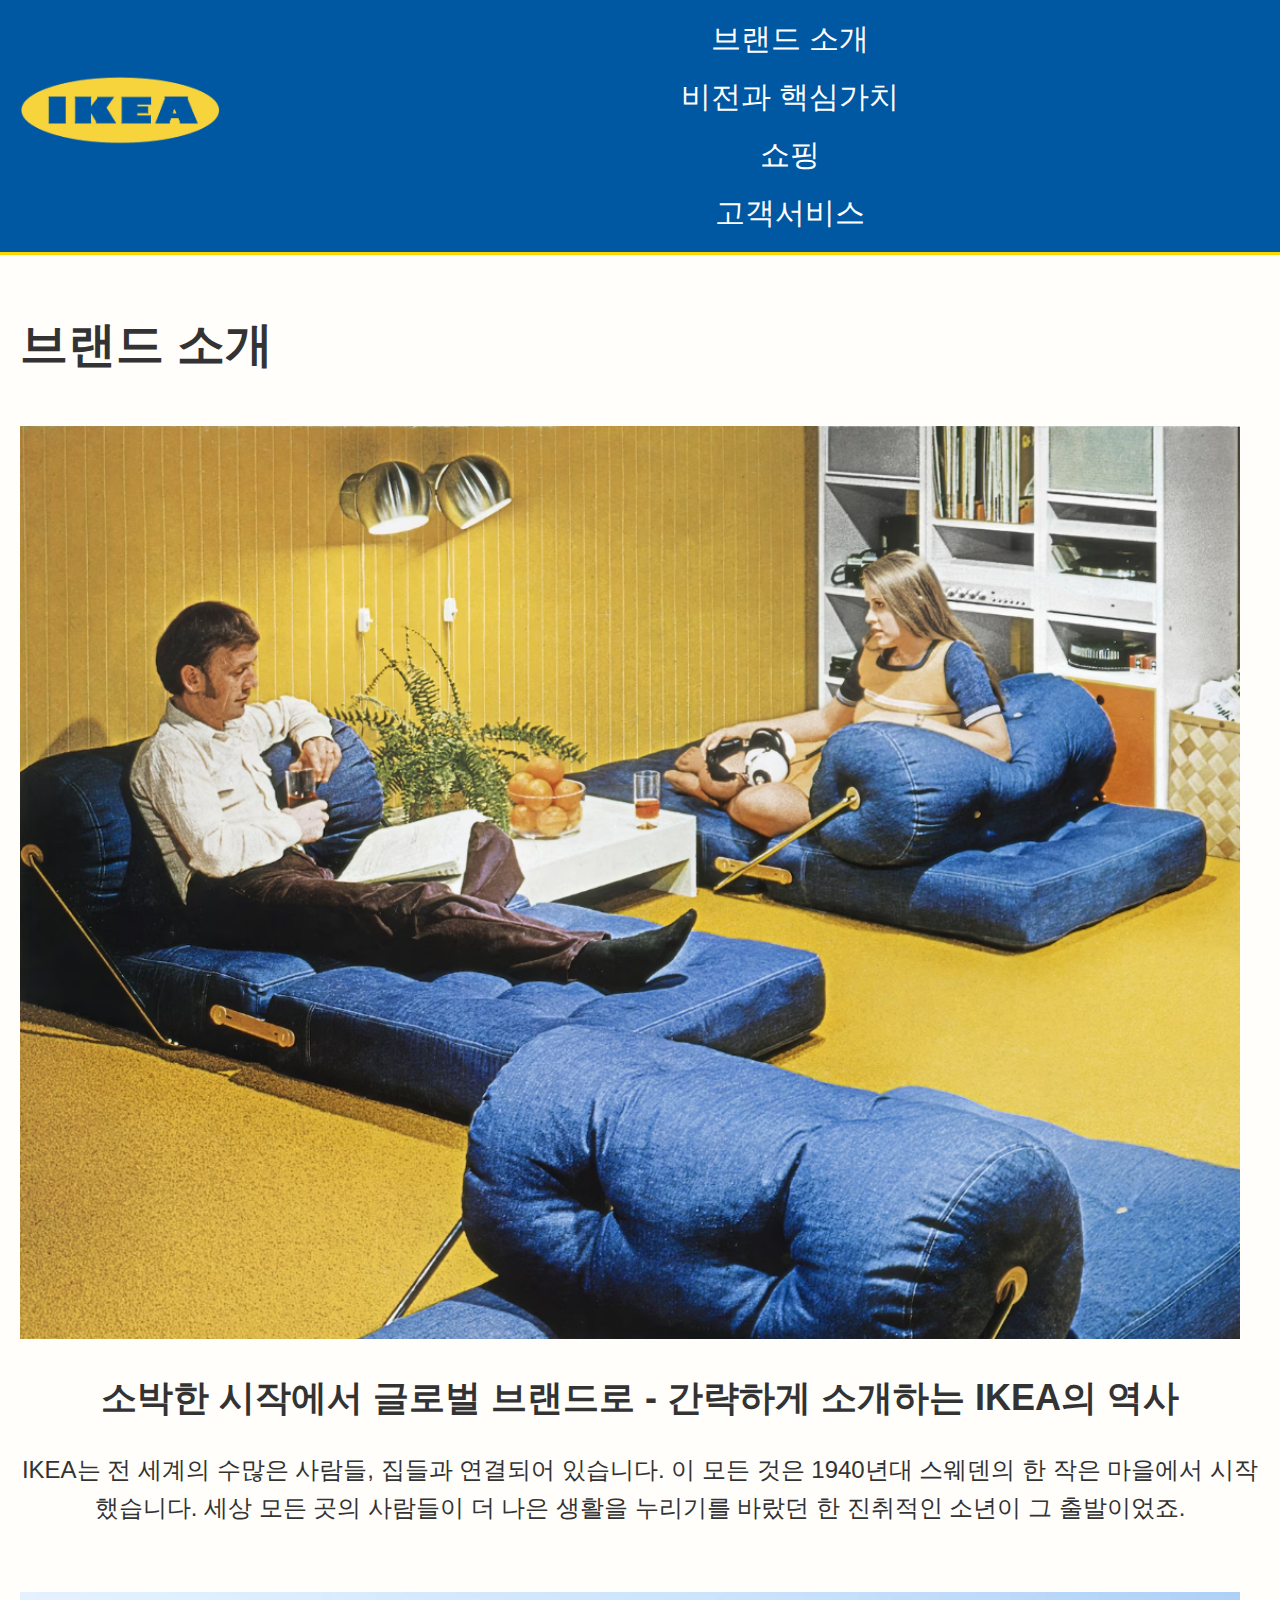
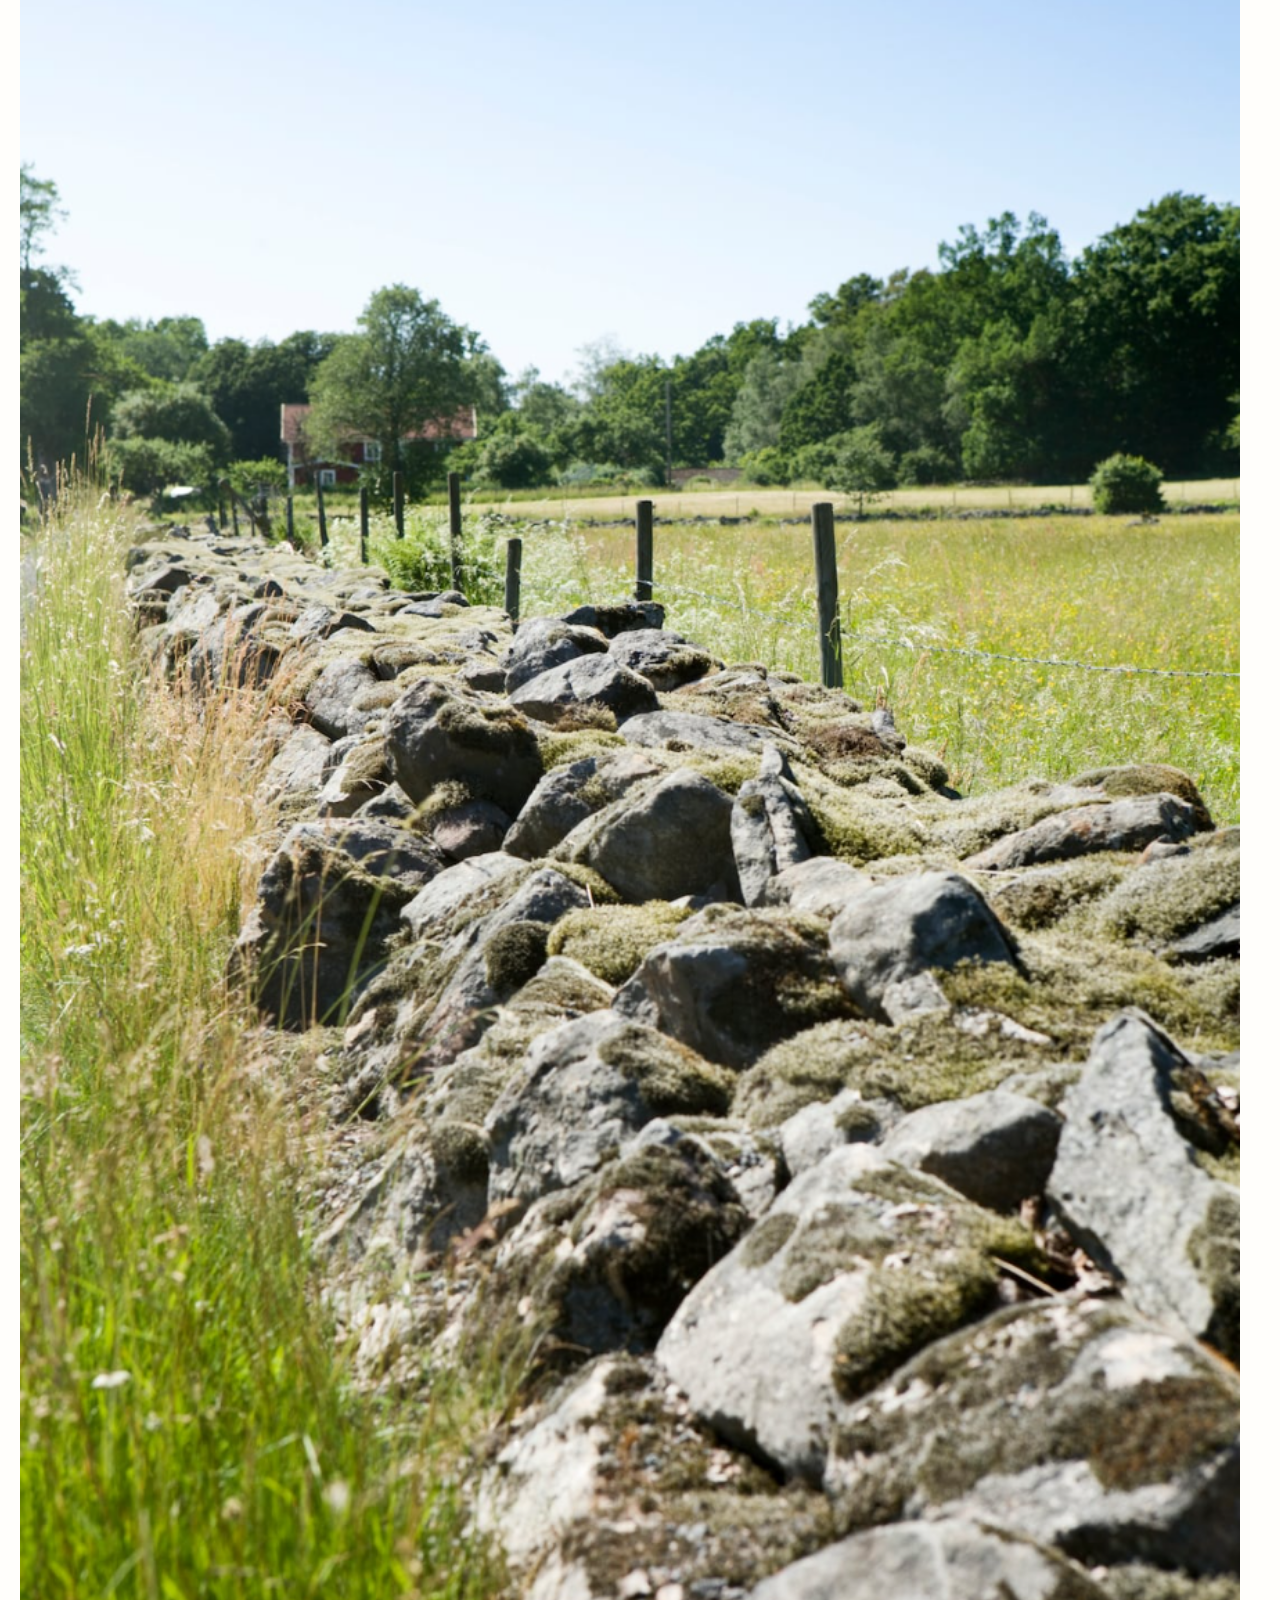
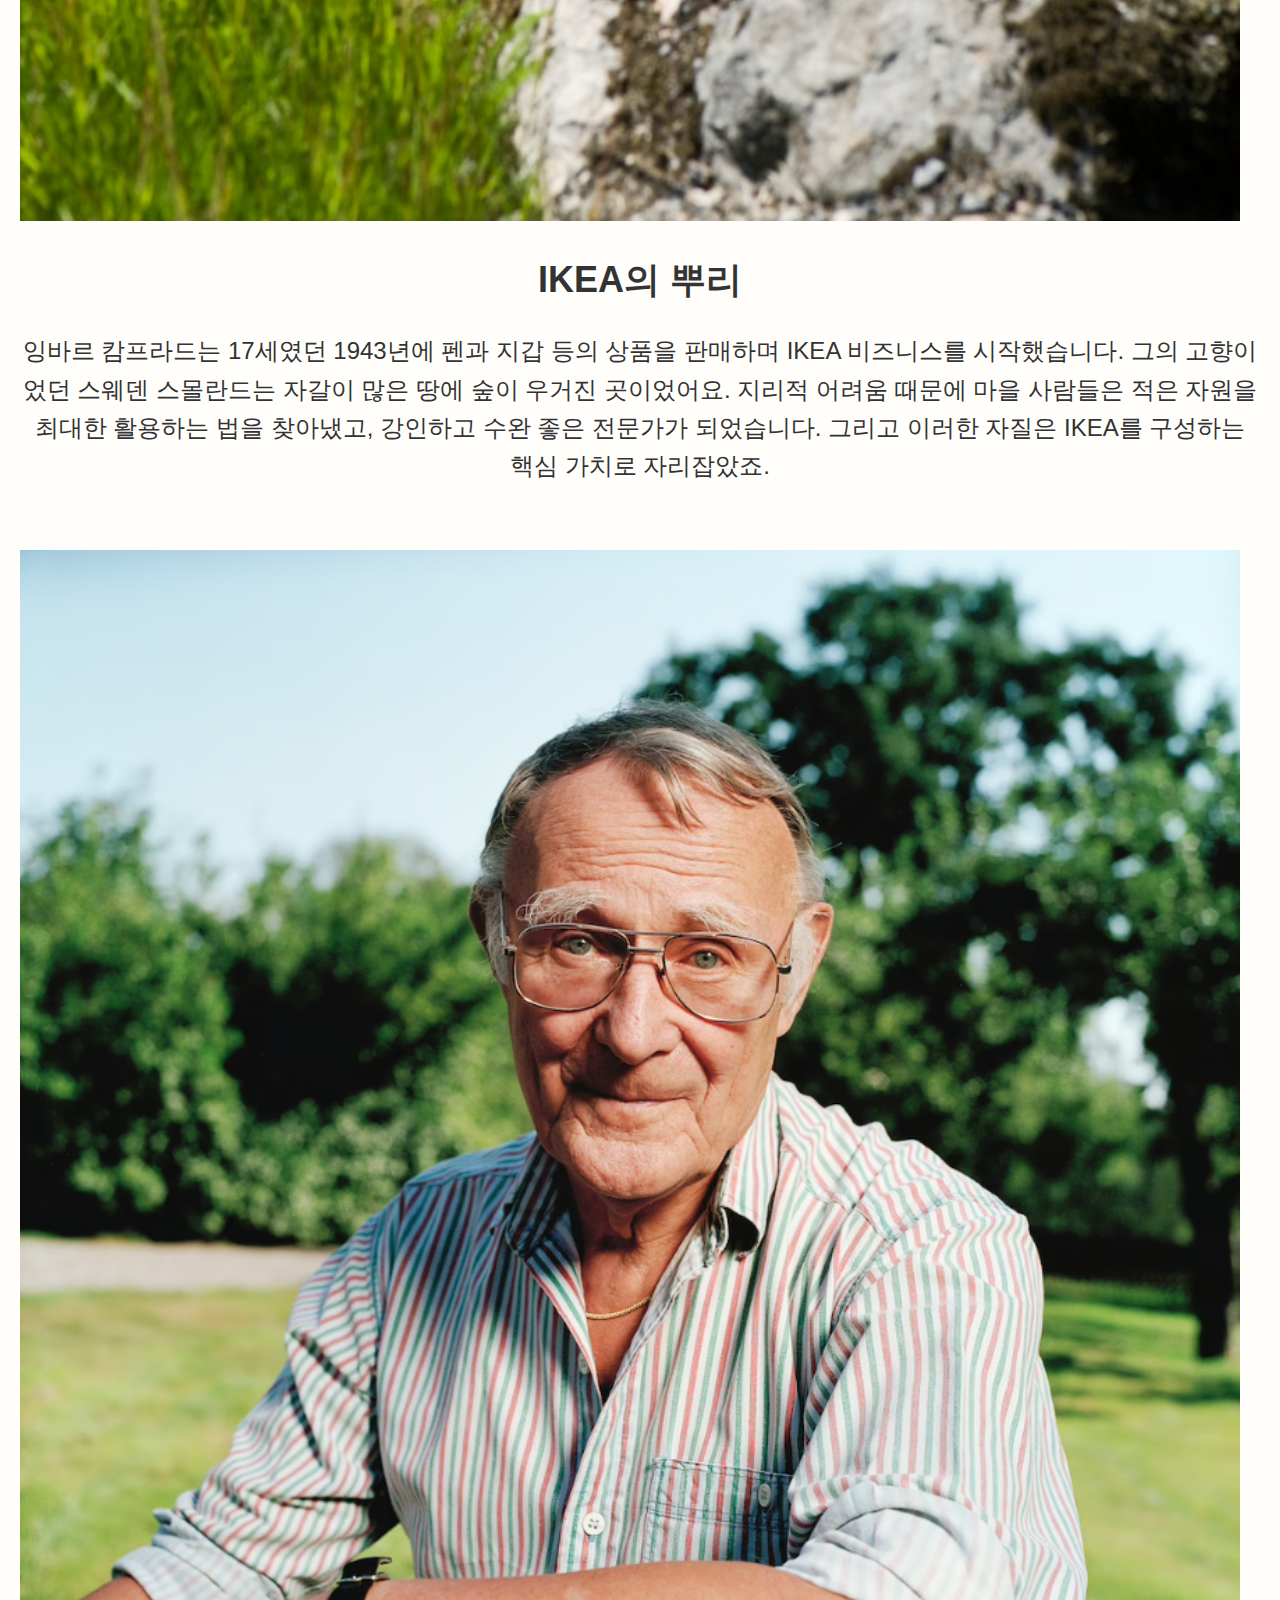
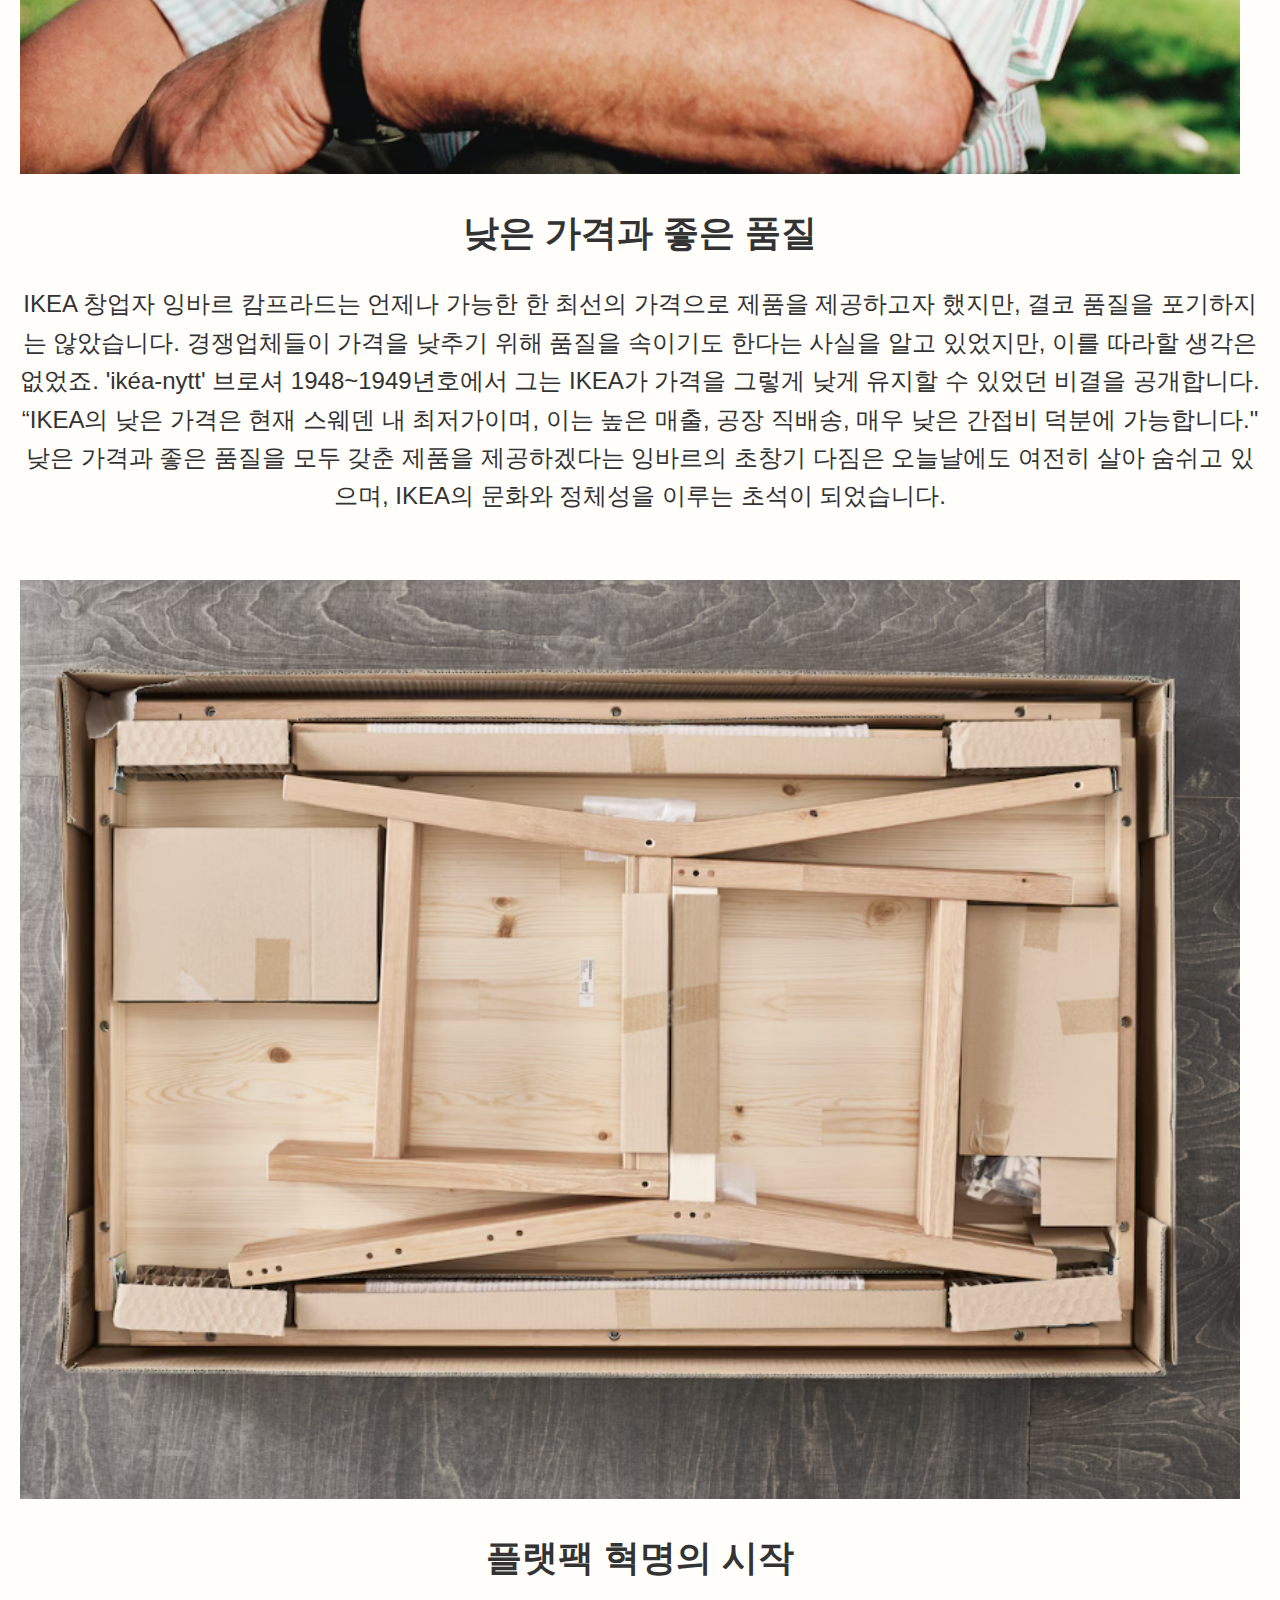
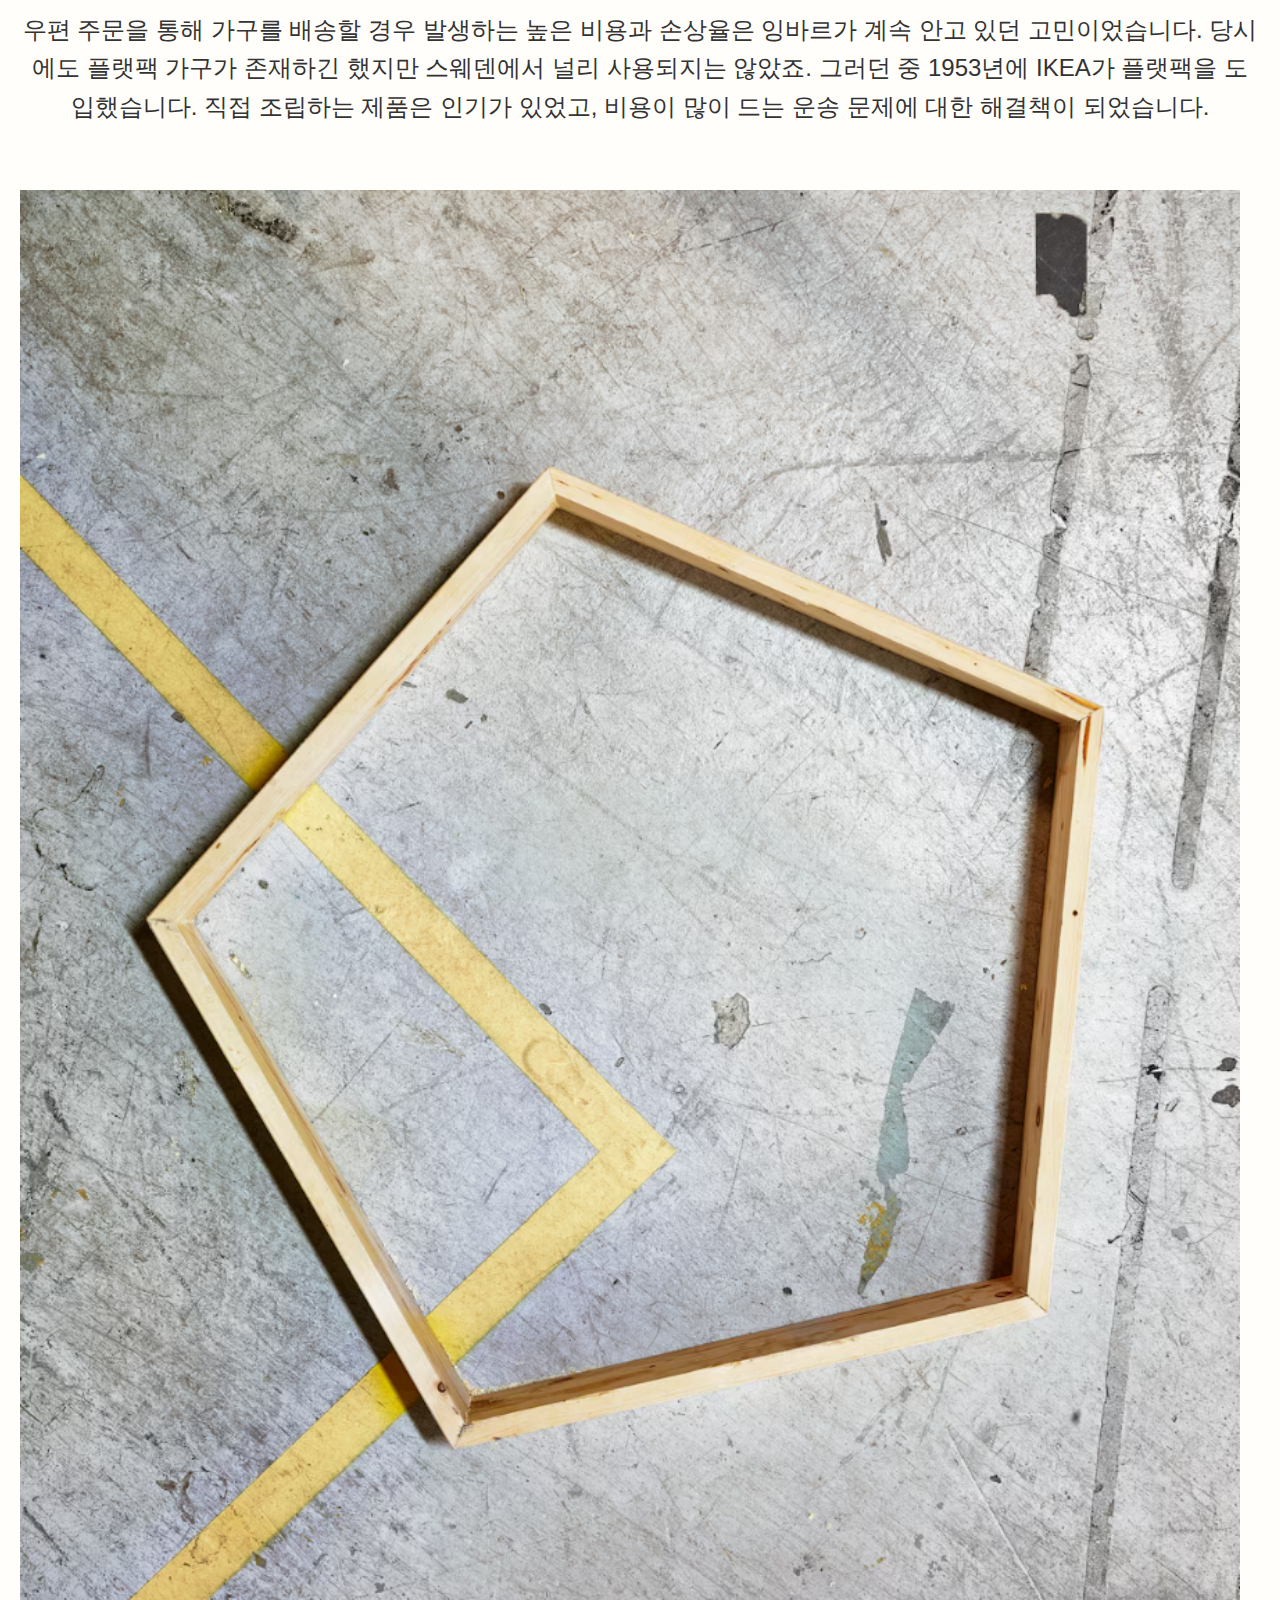
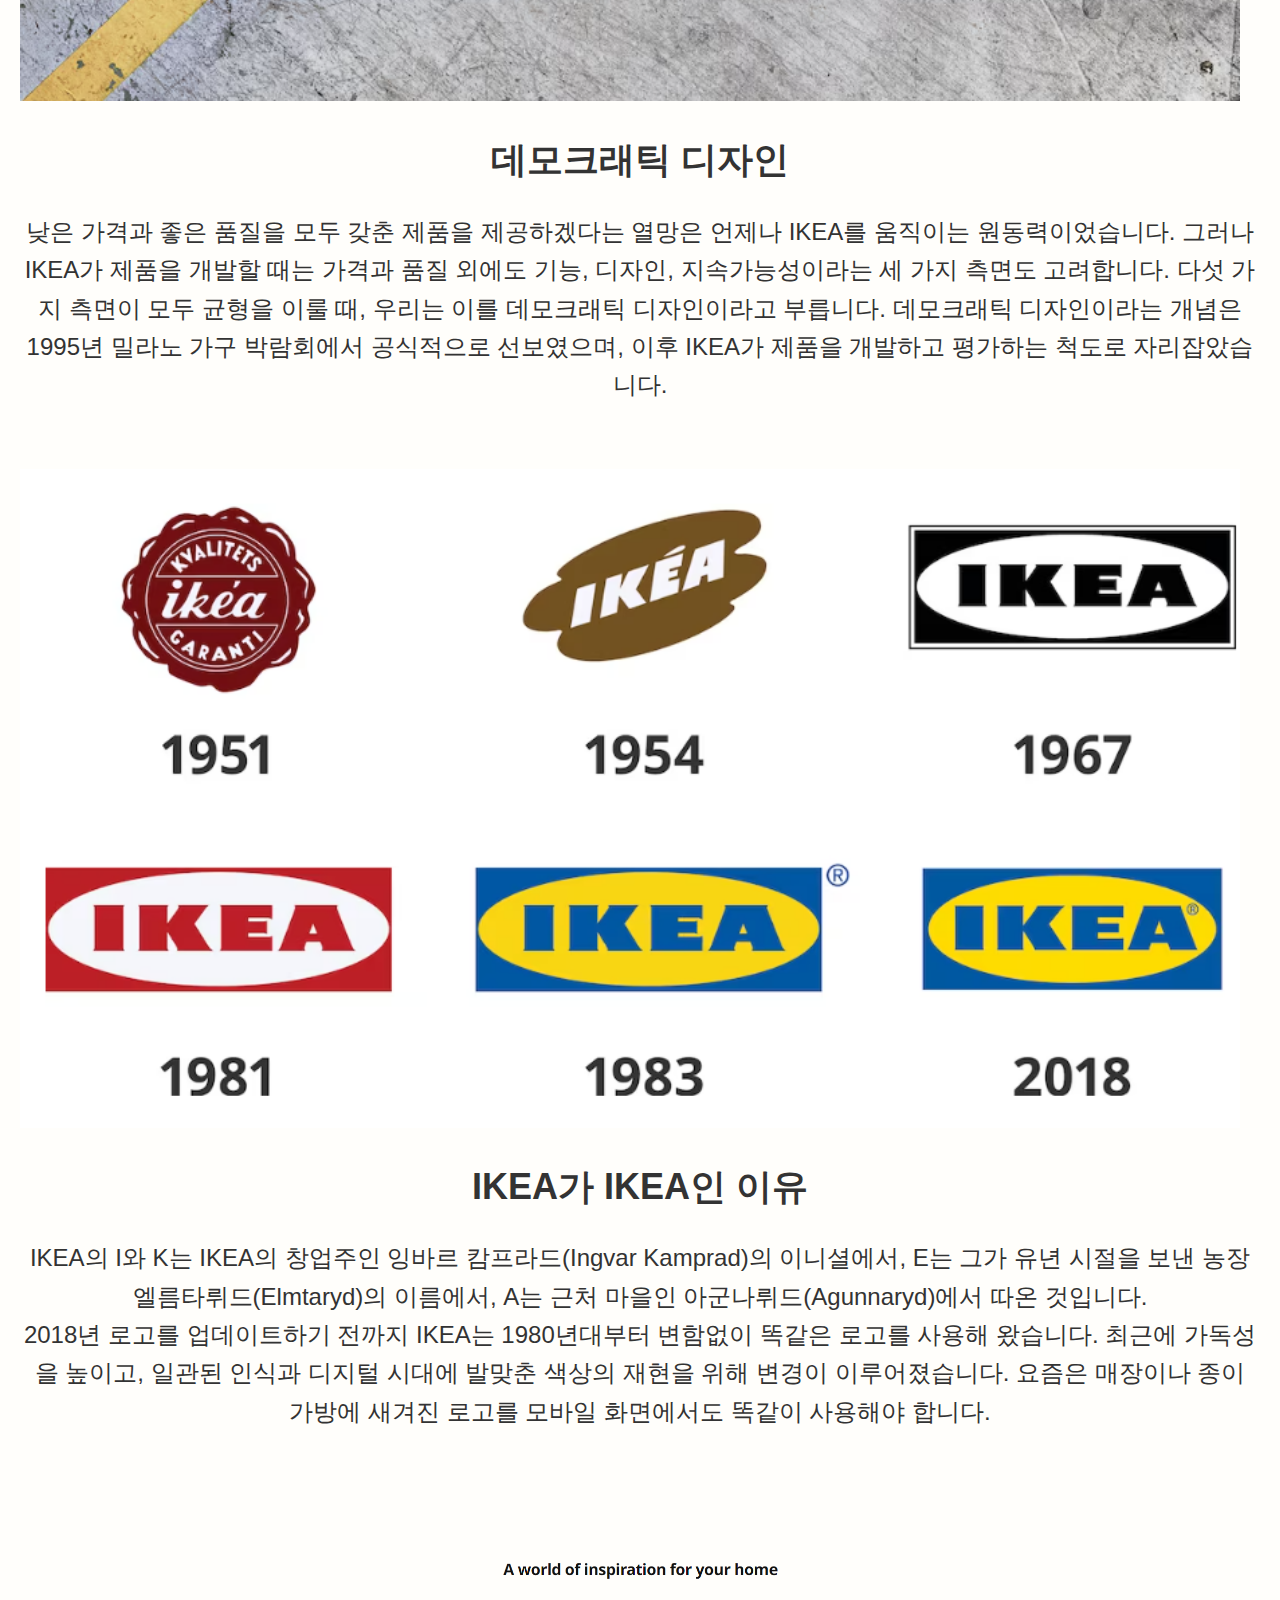
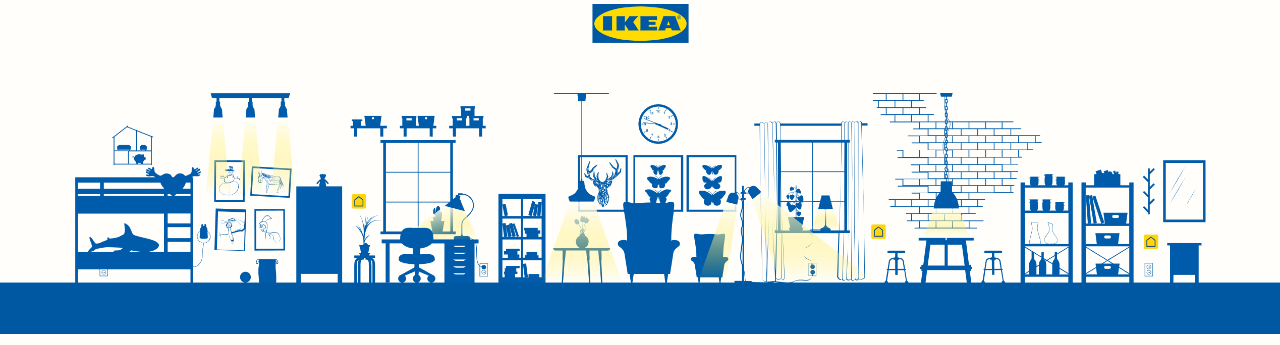
<file: brand.html>
<!DOCTYPE html>
<html lang="ko">
<head>
    <meta charset="UTF-8">
    <meta name="viewport" content="width=device-width, initial-scale=1.0">
    <title>브랜드 소개 - IKEA</title>
    <link rel="stylesheet" href="css/styles.css">
    <style>
        .block {
            display: flex;
            flex-wrap: wrap;
            margin-bottom: 40px;
        }

        .block img {
            max-width: 100%;
            flex: 1 1 40%;
            margin-right: 20px;
        }

        .block .text {
            flex: 1 1 50%;
        }

        .block .text h2 {
            font-size: 1.5em;
            margin-bottom: 10px;
        }

        .block .text p {
            font-size: 1em;
            line-height: 1.6;
        }

    </style>
</head>
<body>
    <header>
        <a href="index.html">
            <img src="images/ikea-logo.png" alt="IKEA 로고" id="logo">
        </a>
        <nav>
            <ul>
                <li><a href="brand.html">브랜드 소개</a></li>
                <li><a href="features.html">비전과 핵심가치</a></li>
                <li><a href="shopping.html">쇼핑</a></li>
                <li><a href="qa.html">고객서비스</a></li>
            </ul>
        </nav>
    </header>
    <main>
        <h1>브랜드 소개</h1>
        <section class="block">
            <img src="images/ikea-history.png" alt="IKEA 역사">
            <div class="text">
                <h2>소박한 시작에서 글로벌 브랜드로 - 간략하게 소개하는 IKEA의 역사</h2>
                <p>IKEA는 전 세계의 수많은 사람들, 집들과 연결되어 있습니다. 이 모든 것은 1940년대 스웨덴의 한 작은 마을에서 시작했습니다. 세상 모든 곳의 사람들이 더 나은 생활을 누리기를 바랐던 한 진취적인 소년이 그 출발이었죠.</p>
            </div>
        </section>
        <section class="block">
            <img src="images/ikea-뿌리.png" alt="IKEA 뿌리">
            <div class="text">
                <h2>IKEA의 뿌리</h2>
                <p>잉바르 캄프라드는 17세였던 1943년에 펜과 지갑 등의 상품을 판매하며 IKEA 비즈니스를 시작했습니다. 그의 고향이었던 스웨덴 스몰란드는 자갈이 많은 땅에 숲이 우거진 곳이었어요. 지리적 어려움 때문에 마을 사람들은 적은 자원을 최대한 활용하는 법을 찾아냈고, 강인하고 수완 좋은 전문가가 되었습니다. 그리고 이러한 자질은 IKEA를 구성하는 핵심 가치로 자리잡았죠.</p>
            </div>
        </section>
        <section class="block">
            <img src="images/ikea-quality.png" alt="낮은 가격과 좋은 품질">
            <div class="text">
                <h2>낮은 가격과 좋은 품질</h2>
                <p>IKEA 창업자 잉바르 캄프라드는 언제나 가능한 한 최선의 가격으로 제품을 제공하고자 했지만, 결코 품질을 포기하지는 않았습니다. 경쟁업체들이 가격을 낮추기 위해 품질을 속이기도 한다는 사실을 알고 있었지만, 이를 따라할 생각은 없었죠. 'ikéa-nytt' 브로셔 1948~1949년호에서 그는 IKEA가 가격을 그렇게 낮게 유지할 수 있었던 비결을 공개합니다. “IKEA의 낮은 가격은 현재 스웨덴 내 최저가이며, 이는 높은 매출, 공장 직배송, 매우 낮은 간접비 덕분에 가능합니다." 낮은 가격과 좋은 품질을 모두 갖춘 제품을 제공하겠다는 잉바르의 초창기 다짐은 오늘날에도 여전히 살아 숨쉬고 있으며, IKEA의 문화와 정체성을 이루는 초석이 되었습니다.</p>
            </div>
        </section>
        <section class="block">
            <img src="images/ikea-flat.png" alt="플랫팩 혁명">
            <div class="text">
                <h2>플랫팩 혁명의 시작</h2>
                <p>우편 주문을 통해 가구를 배송할 경우 발생하는 높은 비용과 손상율은 잉바르가 계속 안고 있던 고민이었습니다. 당시에도 플랫팩 가구가 존재하긴 했지만 스웨덴에서 널리 사용되지는 않았죠. 그러던 중 1953년에 IKEA가 플랫팩을 도입했습니다. 직접 조립하는 제품은 인기가 있었고, 비용이 많이 드는 운송 문제에 대한 해결책이 되었습니다.</p>
            </div>
        </section>
        <section class="block">
            <img src="images/ikea-demodesign.png" alt="데모크래틱 디자인">
            <div class="text">
                <h2>데모크래틱 디자인</h2>
                <p>낮은 가격과 좋은 품질을 모두 갖춘 제품을 제공하겠다는 열망은 언제나 IKEA를 움직이는 원동력이었습니다. 그러나 IKEA가 제품을 개발할 때는 가격과 품질 외에도 기능, 디자인, 지속가능성이라는 세 가지 측면도 고려합니다. 다섯 가지 측면이 모두 균형을 이룰 때, 우리는 이를 데모크래틱 디자인이라고 부릅니다. 데모크래틱 디자인이라는 개념은 1995년 밀라노 가구 박람회에서 공식적으로 선보였으며, 이후 IKEA가 제품을 개발하고 평가하는 척도로 자리잡았습니다.</p>
            </div>
        </section>
        <section class="block">
            <img src="images/ikea-ligohistory.png" alt="데모크래틱 디자인">
            <div class="text">
                <h2>IKEA가 IKEA인 이유</h2>
                <p>IKEA의 I와 K는 IKEA의 창업주인 잉바르 캄프라드(Ingvar Kamprad)의 이니셜에서, E는 그가 유년 시절을 보낸 농장 엘름타뤼드(Elmtaryd)의 이름에서, A는 근처 마을인 아군나뤼드(Agunnaryd)에서 따온 것입니다.
                    <br>
                    2018년 로고를 업데이트하기 전까지 IKEA는 1980년대부터 변함없이 똑같은 로고를 사용해 왔습니다. 최근에 가독성을 높이고, 일관된 인식과 디지털 시대에 발맞춘 색상의 재현을 위해 변경이 이루어졌습니다. 요즘은 매장이나 종이 가방에 새겨진 로고를 모바일 화면에서도 똑같이 사용해야 합니다.</p>
            </div>
        </section>
    </main>
    <footer>
        <img src="images/ikea-bottom.png" alt="IKEA 로고" width="100%">
    </footer>
</body>
</html>
</file>
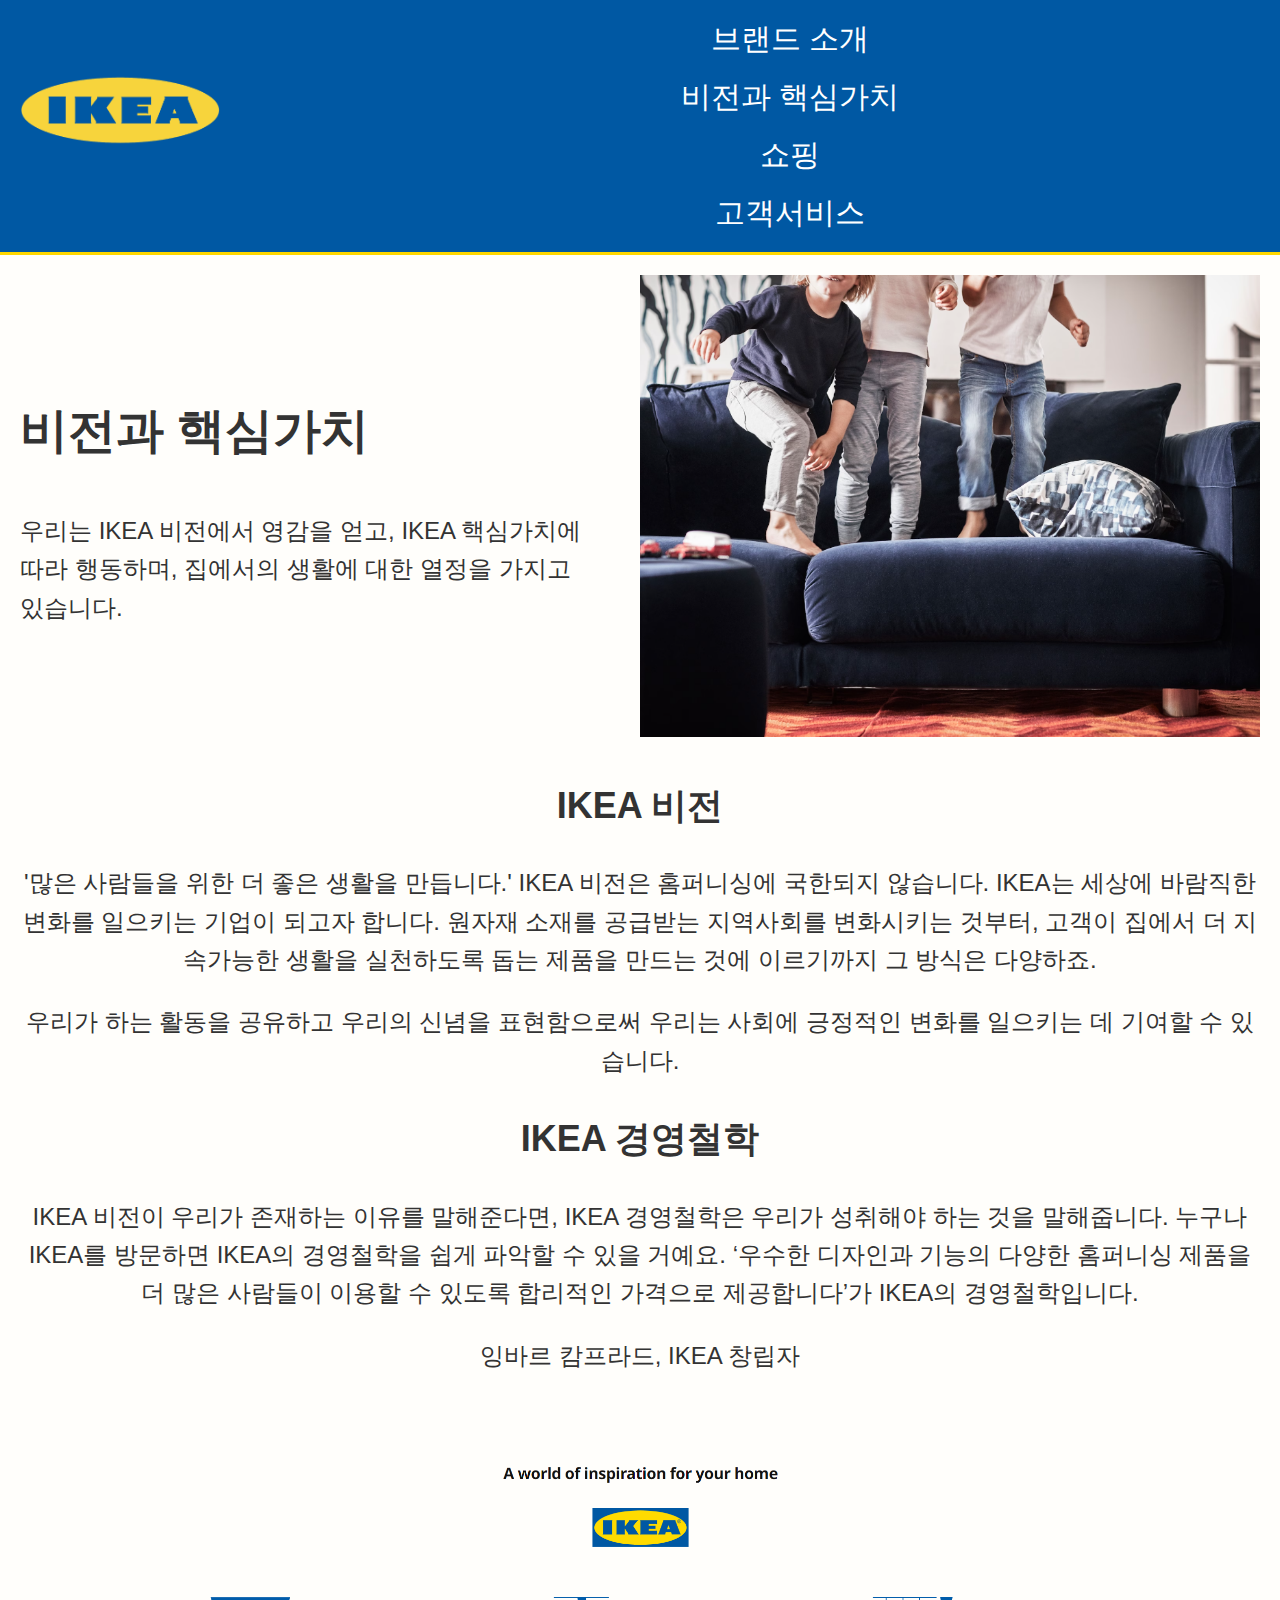
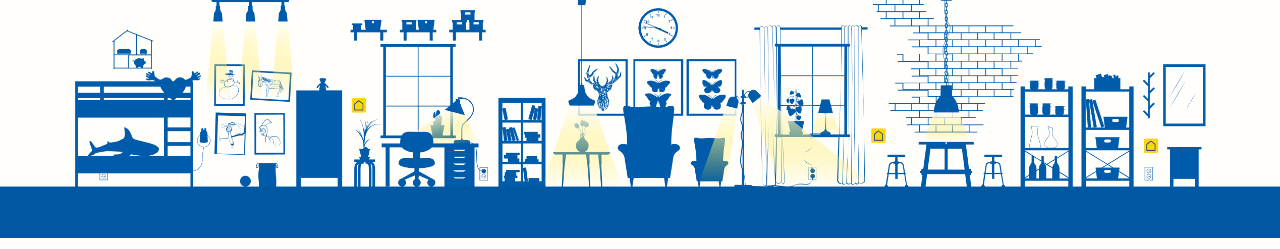
<file: features.html>
<!DOCTYPE html>
<html lang="ko">
<head>
    <meta charset="UTF-8">
    <meta name="viewport" content="width=device-width, initial-scale=1.0">
    <title>비전과 핵심가치 - IKEA</title>
    <link rel="stylesheet" href="css/styles.css">
    <style>
        section {
            display: flex;
            align-items: center;
            justify-content: center;
        }
        .v {
            width: 50%;
        }
        div {
            width: 50%;
            display: inline-block;
            margin-right:40px;
            text-align: left;
        }
    </style>
</head>
<body>
    <header>
        <a href="index.html">
            <img src="images/ikea-logo.png" alt="IKEA 로고" id="logo">
        </a>
        <nav>
            <ul>
                <li><a href="brand.html">브랜드 소개</a></li>
                <li><a href="features.html">비전과 핵심가치</a></li>
                <li><a href="shopping.html">쇼핑</a></li>
                <li><a href="qa.html">고객서비스</a></li>
            </ul>
        </nav>
    </header>
    <main>
        <section>
            <div>
        <h1>비전과 핵심가치</h1>
        <p>우리는 IKEA 비전에서 영감을 얻고, IKEA 핵심가치에 따라 행동하며, 집에서의 생활에 대한 열정을 가지고 있습니다.</p>
        </div>
        <img src="images/v.png" alt="IKEA 역사" class="v">
        </section>
        
        <h2>IKEA 비전</h2>
        <p>'많은 사람들을 위한 더 좋은 생활을 만듭니다.' IKEA 비전은 홈퍼니싱에 국한되지 않습니다. IKEA는 세상에 바람직한 변화를 일으키는 기업이 되고자 합니다. 원자재 소재를 공급받는 지역사회를 변화시키는 것부터, 고객이 집에서 더 지속가능한 생활을 실천하도록 돕는 제품을 만드는 것에 이르기까지 그 방식은 다양하죠.
        </p>
        <p>우리가 하는 활동을 공유하고 우리의 신념을 표현함으로써 우리는 사회에 긍정적인 변화를 일으키는 데 기여할 수 있습니다.</p>
        <h2>IKEA 경영철학</h2>
        <p>IKEA 비전이 우리가 존재하는 이유를 말해준다면, IKEA 경영철학은 우리가 성취해야 하는 것을 말해줍니다. 누구나 IKEA를 방문하면 IKEA의 경영철학을 쉽게 파악할 수 있을 거예요. ‘우수한 디자인과 기능의 다양한 홈퍼니싱 제품을 더 많은 사람들이 이용할 수 있도록 합리적인 가격으로 제공합니다’가 IKEA의 경영철학입니다.</p>
        <p>잉바르 캄프라드, IKEA 창립자</p>
    </main>
    <footer>
        <img src="images/ikea-bottom.png" alt="IKEA 로고" width="100%">
    </footer>
</body>
</html>
</file>
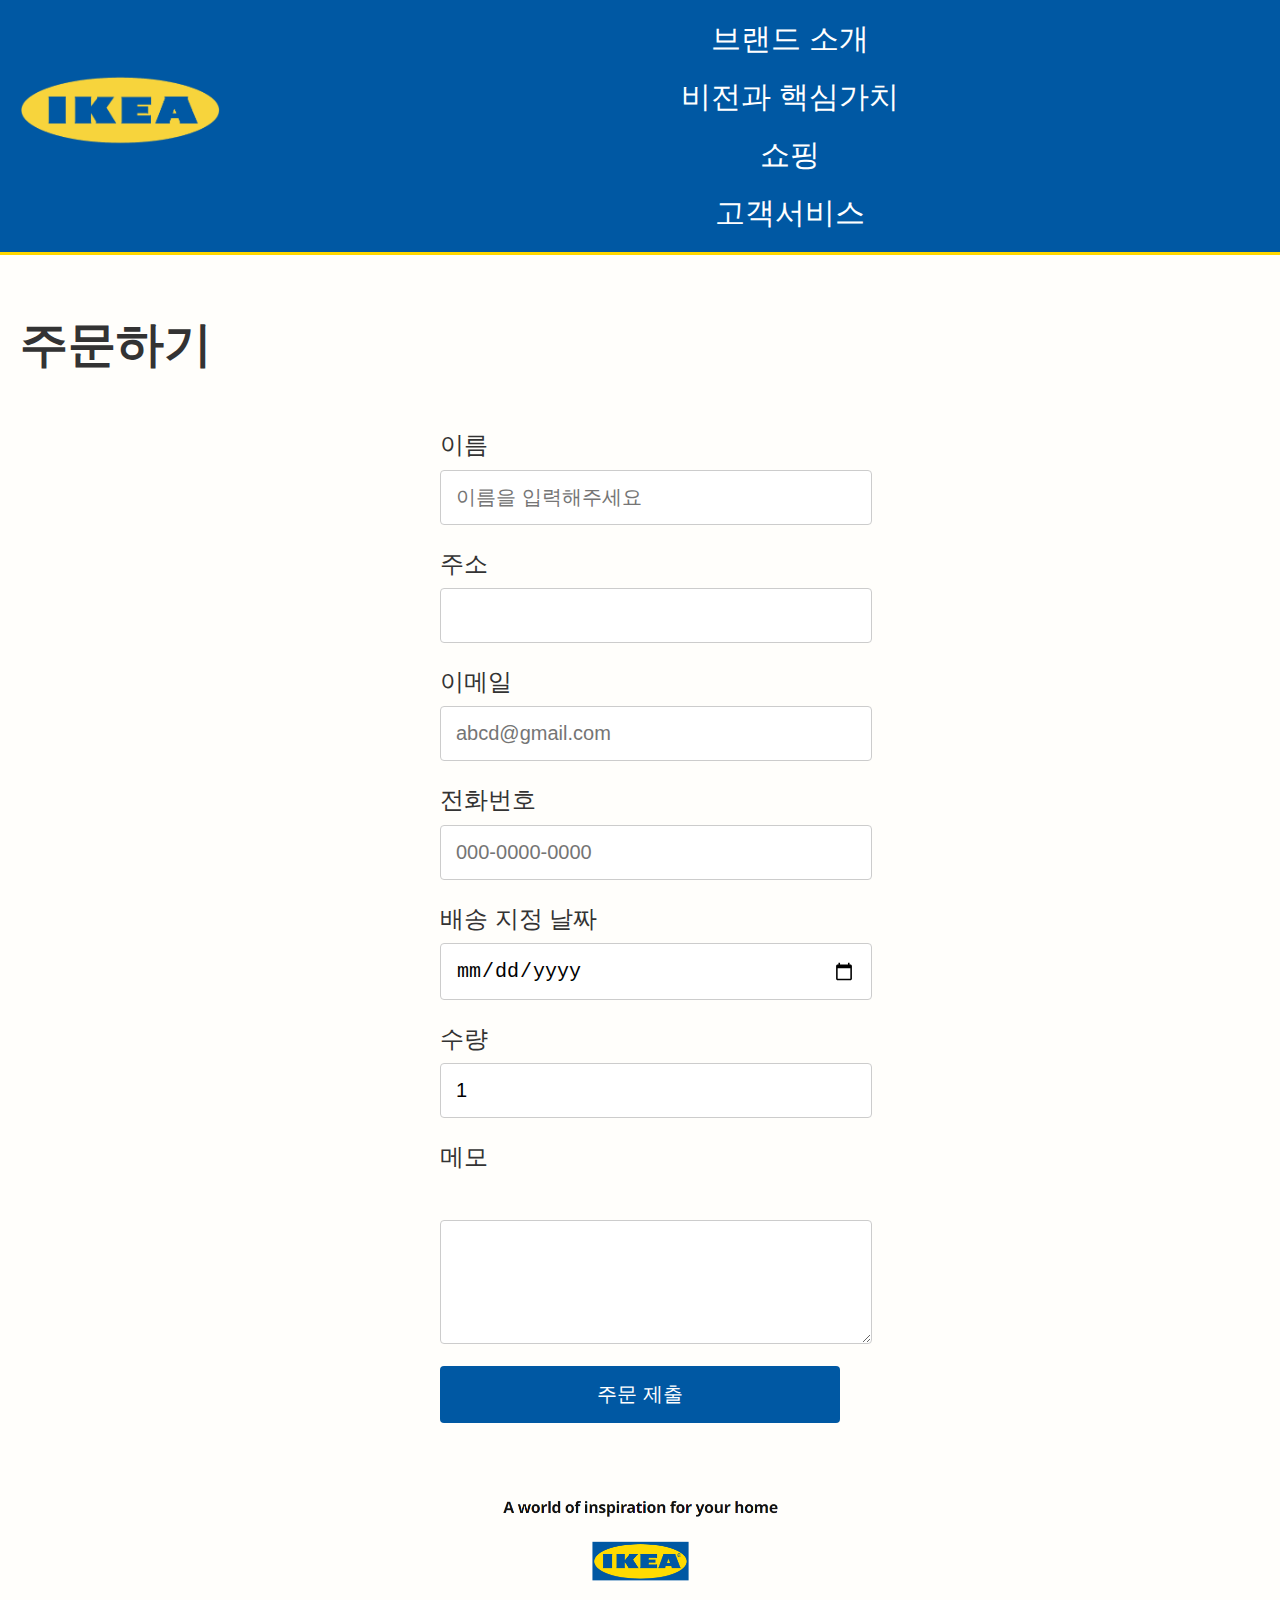
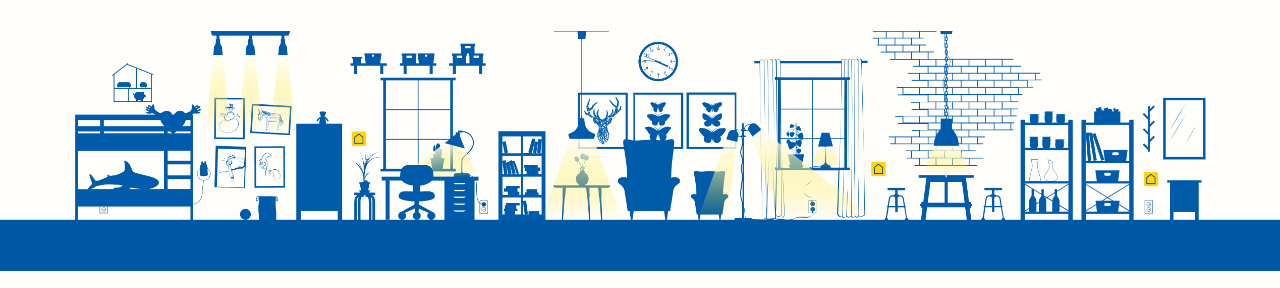
<file: order.html>
<!DOCTYPE html>
<html lang="ko">
<head>
    <meta charset="UTF-8">
    <meta name="viewport" content="width=device-width, initial-scale=1.0">
    <title>주문하기</title>
    <link rel="stylesheet" href="css/styles.css">
</head>
<body>
    <header>
        <a href = "index.html">
            <img src="images/ikea-logo.png" alt="IKEA 로고" id="logo"></a>
        
            <nav>
                <ul>
                    <li><a href="brand.html">브랜드 소개</a></li>
                    <li><a href="features.html">비전과 핵심가치</a></li>
                    <li><a href="shopping.html">쇼핑</a></li>
                    <li><a href="qa.html">고객서비스</a></li>
                </ul>
            </nav>
    </header>
    <main>
        <h1>주문하기</h1>
        <form>
            <label for="name">이름</label>
            <input type="text" id="name" name="name" required placeholder="이름을 입력해주세요"><br>
            <label for="address">주소</label>
            <input type="text" id="address" name="address" required><br>
            <label for="email">이메일</label>
            <input type="email" id="email" name="email" placeholder="abcd@gmail.com"><br>
            <label for="phone">전화번호</label>
            <input type="tel" id="phone" name="phone" placeholder="000-0000-0000"><br>
            <label for="date">배송 지정 날짜</label>
            <input type="date" id="date" name="date"><br>
            <label for="quantity">수량</label>
            <input type="number" id="quantity" name="quantity" min="1" value="1"><br>
            <label for="memo">메모</label><br>
            <textarea id="memo" name="memo" rows="4" cols="50"></textarea><br>
            <button type="submit">주문 제출</button>
        </form>
    </main>
    <footer>
        <img src="images/ikea-bottom.png" alt="IKEA 로고" width="100%">
    </footer>
</body>
</html>
</file>
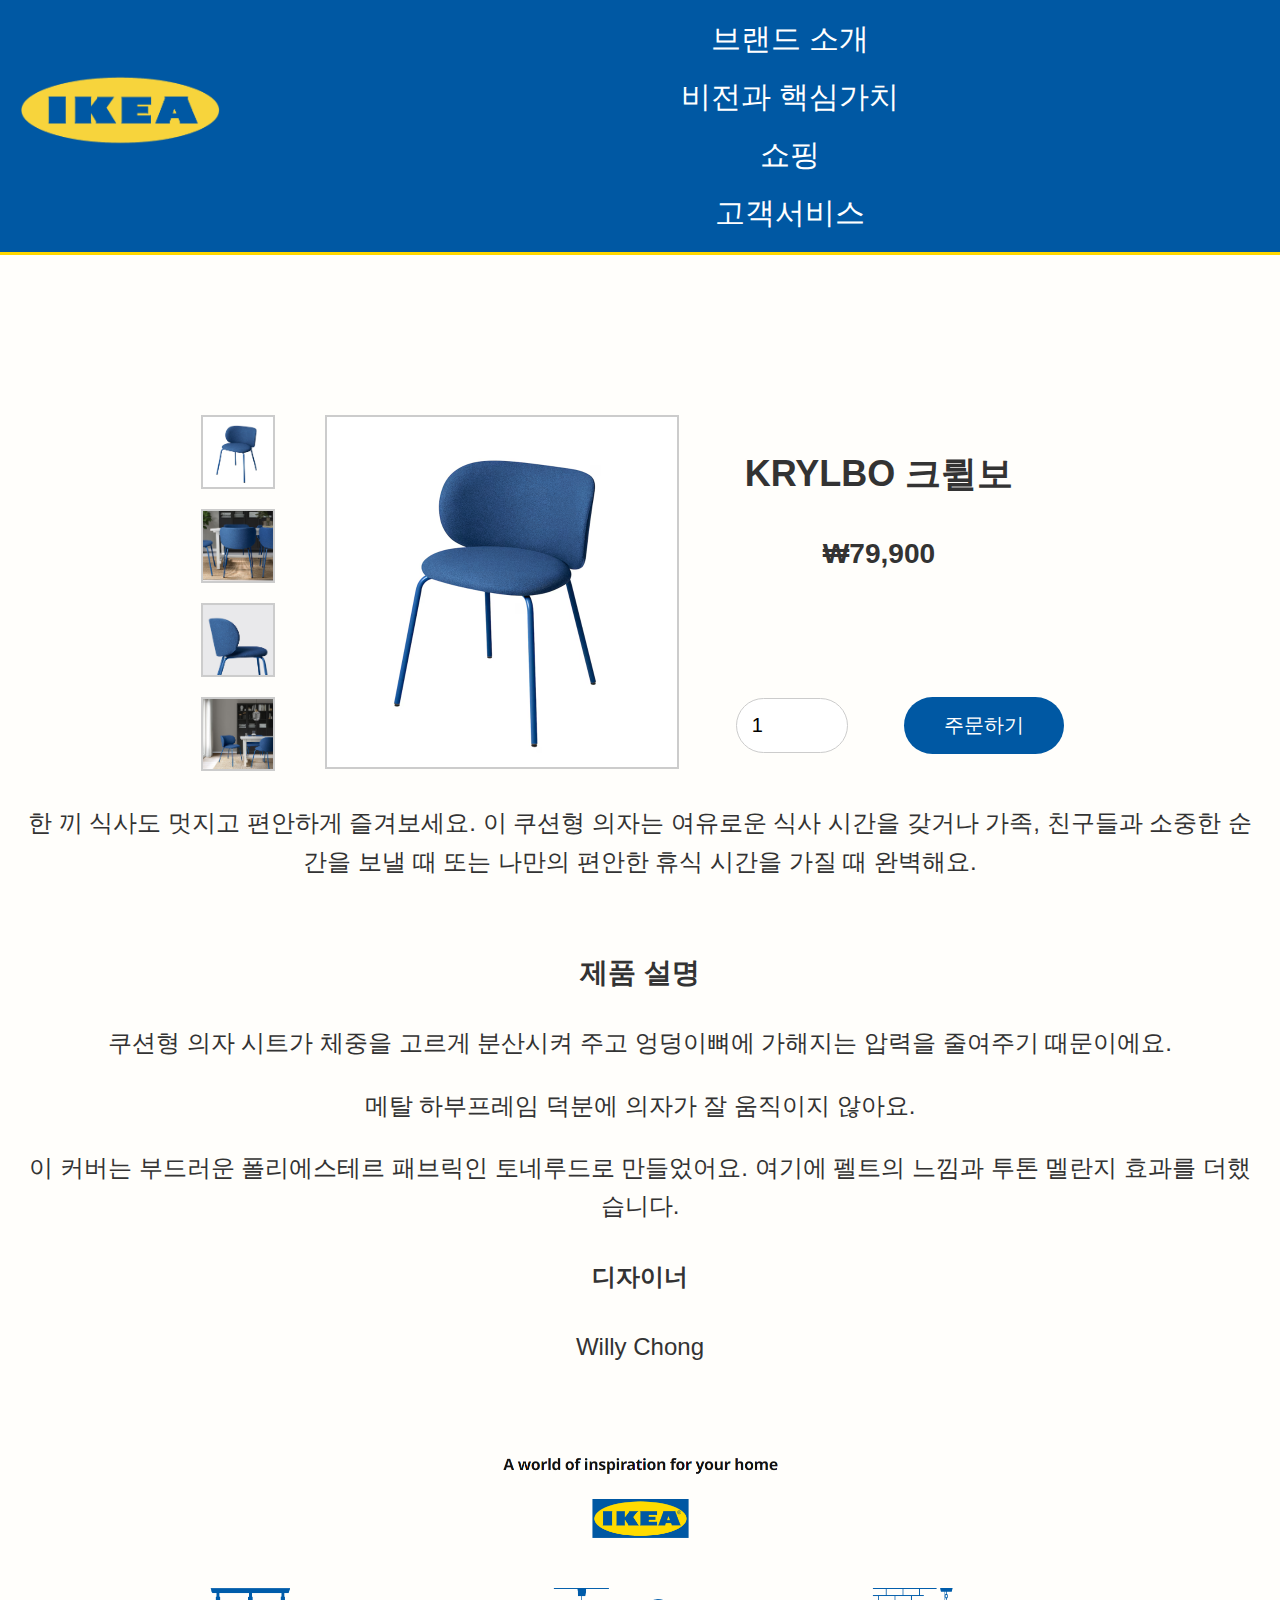
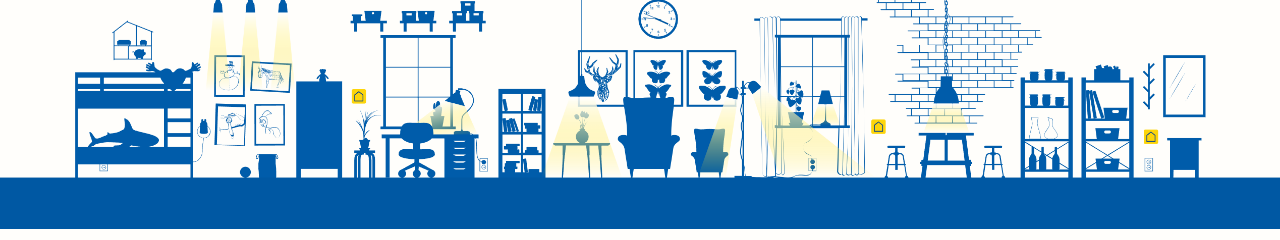
<file: product1.html>
<!DOCTYPE html>
<html lang="ko">
<head>
    <meta charset="UTF-8">
    <meta name="viewport" content="width=device-width, initial-scale=1.0">
    <title>Product 1</title>
    <link rel="stylesheet" href="css/product.css">
    <style>
        div {
            margin-top:70px;
        }
    </style>
</head>
<body>
    <header>
        <a href = "index.html">
            <img src="images/ikea-logo.png" alt="IKEA 로고" id="logo"></a>
        
            <nav>
                <ul>
                    <li><a href="brand.html">브랜드 소개</a></li>
                    <li><a href="features.html">비전과 핵심가치</a></li>
                    <li><a href="shopping.html">쇼핑</a></li>
                    <li><a href="qa.html">고객서비스</a></li>
                </ul>
            </nav>
    </header>
    <main>
        <div class="product-gallery">
            <div class="thumbnails">
                <img src="images/product1.png" alt="Thumbnail 1" onclick="changeImage('images/product1.png')">
                <img src="images/product1-1.png" alt="Thumbnail 2" onclick="changeImage('images/product1-1.png')">
                <img src="images/product1-2.png" alt="Thumbnail 3" onclick="changeImage('images/product1-2.png')">
                <img src="images/product1-3.png" alt="Thumbnail 4" onclick="changeImage('images/product1-3.png')">
            </div>
            <div class="main-image">
                <img src="images/product1.png" alt="Main Image" id="mainImage">
            </div>
            <div class="product-details">
                
                <h2>KRYLBO 크륄보</h2>
                <h3>₩79,900</h3>
                <form action="order.html">
                    <label for="quantity"></label>
                    <input type="number" id="quantity" name="quantity" min="1" value="1">
                    <button type="submit">주문하기</button>
                </form>
            </div>
        </div>
        <p>한 끼 식사도 멋지고 편안하게 즐겨보세요. 이 쿠션형 의자는 여유로운 식사 시간을 갖거나 가족, 친구들과 소중한 순간을 보낼 때 또는 나만의 편안한 휴식 시간을 가질 때 완벽해요.</p>
        
        <div>
            <h3>제품 설명</h3>
            <P>쿠션형 의자 시트가 체중을 고르게 분산시켜 주고 엉덩이뼈에 가해지는 압력을 줄여주기 때문이에요.</P>
            <p>메탈 하부프레임 덕분에 의자가 잘 움직이지 않아요.</p>
            <p>이 커버는 부드러운 폴리에스테르 패브릭인 토네루드로 만들었어요. 여기에 펠트의 느낌과 투톤 멜란지 효과를 더했습니다.</p>
        </div>
        <h4>디자이너</h4>
        <p>Willy Chong</p>
    </main>
    <footer>
        <img src="images/ikea-bottom.png" alt="IKEA 로고" width="100%">
    </footer>
    <script>
        function changeImage(src) {
            document.getElementById('mainImage').src = src;
        }
    </script>
</body>
</html>
</file>
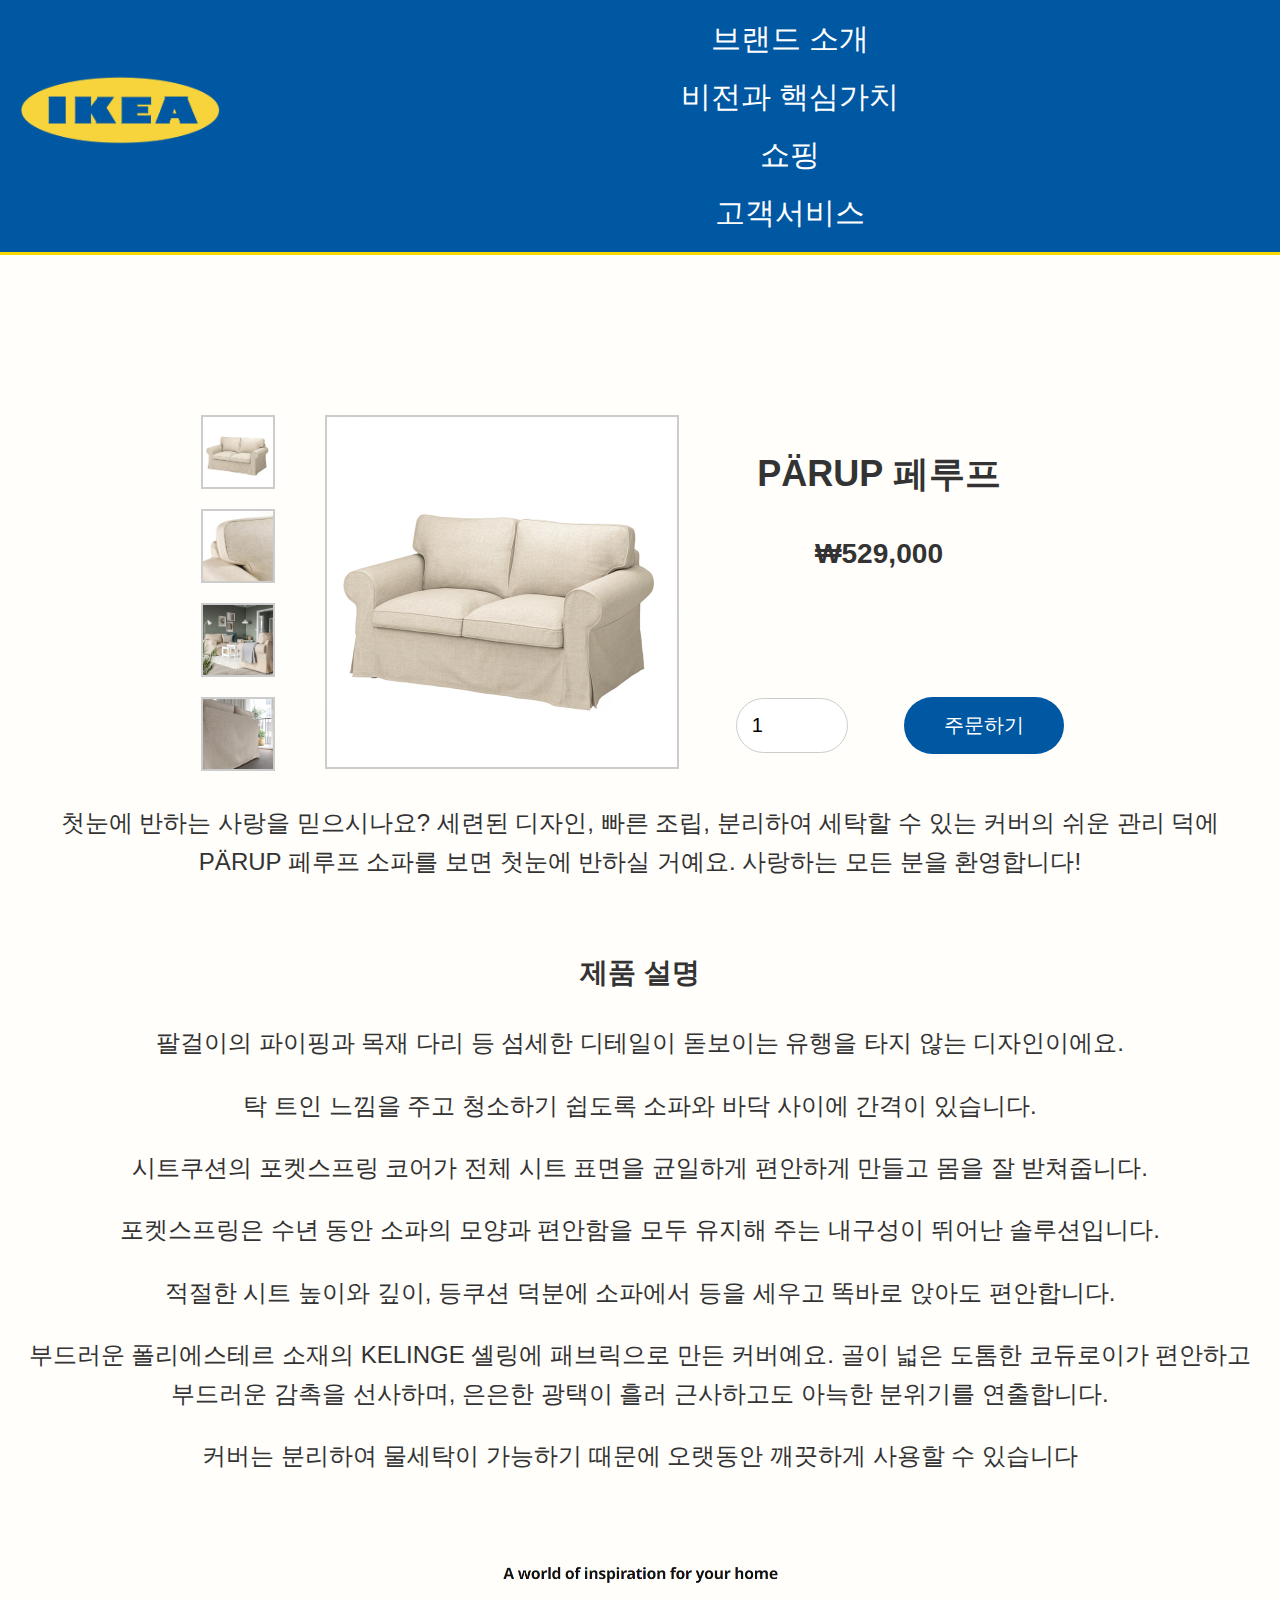
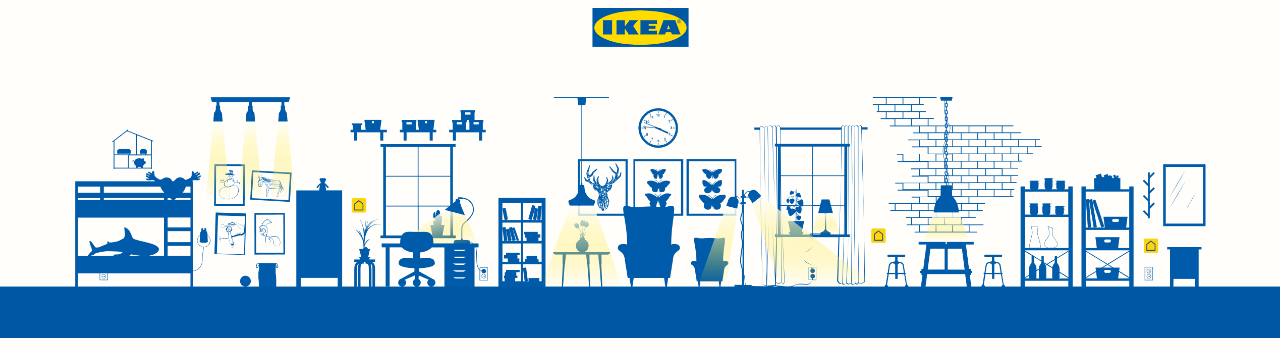
<file: product2.html>
<!DOCTYPE html>
<html lang="ko">
<head>
    <meta charset="UTF-8">
    <meta name="viewport" content="width=device-width, initial-scale=1.0">
    <title>Product 1</title>
    <link rel="stylesheet" href="css/product.css">
    <style>
        div {
            margin-top:70px;
        }
    </style>
</head>
<body>
    <header>
        <a href = "index.html">
            <img src="images/ikea-logo.png" alt="IKEA 로고" id="logo"></a>
        
            <nav>
                <ul>
                    <li><a href="brand.html">브랜드 소개</a></li>
                    <li><a href="features.html">비전과 핵심가치</a></li>
                    <li><a href="shopping.html">쇼핑</a></li>
                    <li><a href="qa.html">고객서비스</a></li>
                </ul>
            </nav>
    </header>
    <main>
        <div class="product-gallery">
            <div class="thumbnails">
                <img src="images/product2.png" alt="Thumbnail 1" onclick="changeImage('images/product2.png')">
                <img src="images/product2-1.png" alt="Thumbnail 2" onclick="changeImage('images/product2-1.png')">
                <img src="images/product2-2.png" alt="Thumbnail 3" onclick="changeImage('images/product2-2.png')">
                <img src="images/product2-3.png" alt="Thumbnail 4" onclick="changeImage('images/product2-3.png')">
            </div>
            <div class="main-image">
                <img src="images/product2.png" alt="Main Image" id="mainImage">
            </div>
            <div class="product-details">

        <h2>PÄRUP 페루프</h2>
        <h3>₩529,000</h3>
        
        <form action="order.html">
            <label for="quantity"></label>
            <input type="number" id="quantity" name="quantity" min="1" value="1">
            <button type="submit">주문하기</button>
        </form>
        </div>
        </div>    
        <p>첫눈에 반하는 사랑을 믿으시나요? 세련된 디자인, 빠른 조립, 분리하여 세탁할 수 있는 커버의 쉬운 관리 덕에 PÄRUP 페루프 소파를 보면 첫눈에 반하실 거예요. 사랑하는 모든 분을 환영합니다!</p>
        
        <div>
            <h3>제품 설명</h3>
            <p>
                팔걸이의 파이핑과 목재 다리 등 섬세한 디테일이 돋보이는 유행을 타지 않는 디자인이에요.
            </p>
            <p>
                탁 트인 느낌을 주고 청소하기 쉽도록 소파와 바닥 사이에 간격이 있습니다.
            </p>
            <p>
                시트쿠션의 포켓스프링 코어가 전체 시트 표면을 균일하게 편안하게 만들고 몸을 잘 받쳐줍니다.
            </p>
            <p>
                포켓스프링은 수년 동안 소파의 모양과 편안함을 모두 유지해 주는 내구성이 뛰어난 솔루션입니다.
            </p>
            <p>
                적절한 시트 높이와 깊이, 등쿠션 덕분에 소파에서 등을 세우고 똑바로 앉아도 편안합니다.
            </p>
            <p>
                부드러운 폴리에스테르 소재의 KELINGE 셸링에 패브릭으로 만든 커버예요. 골이 넓은 도톰한 코듀로이가 편안하고 부드러운 감촉을 선사하며, 은은한 광택이 흘러 근사하고도 아늑한 분위기를 연출합니다.
            </p>
            <p>
                커버는 분리하여 물세탁이 가능하기 때문에 오랫동안 깨끗하게 사용할 수 있습니다
            </p>
    </main>
    <footer>
        <img src="images/ikea-bottom.png" alt="IKEA 로고" width="100%">
    </footer>
    <script>
        function changeImage(src) {
            document.getElementById('mainImage').src = src;
        }
    </script>
</body>
</html>
</file>
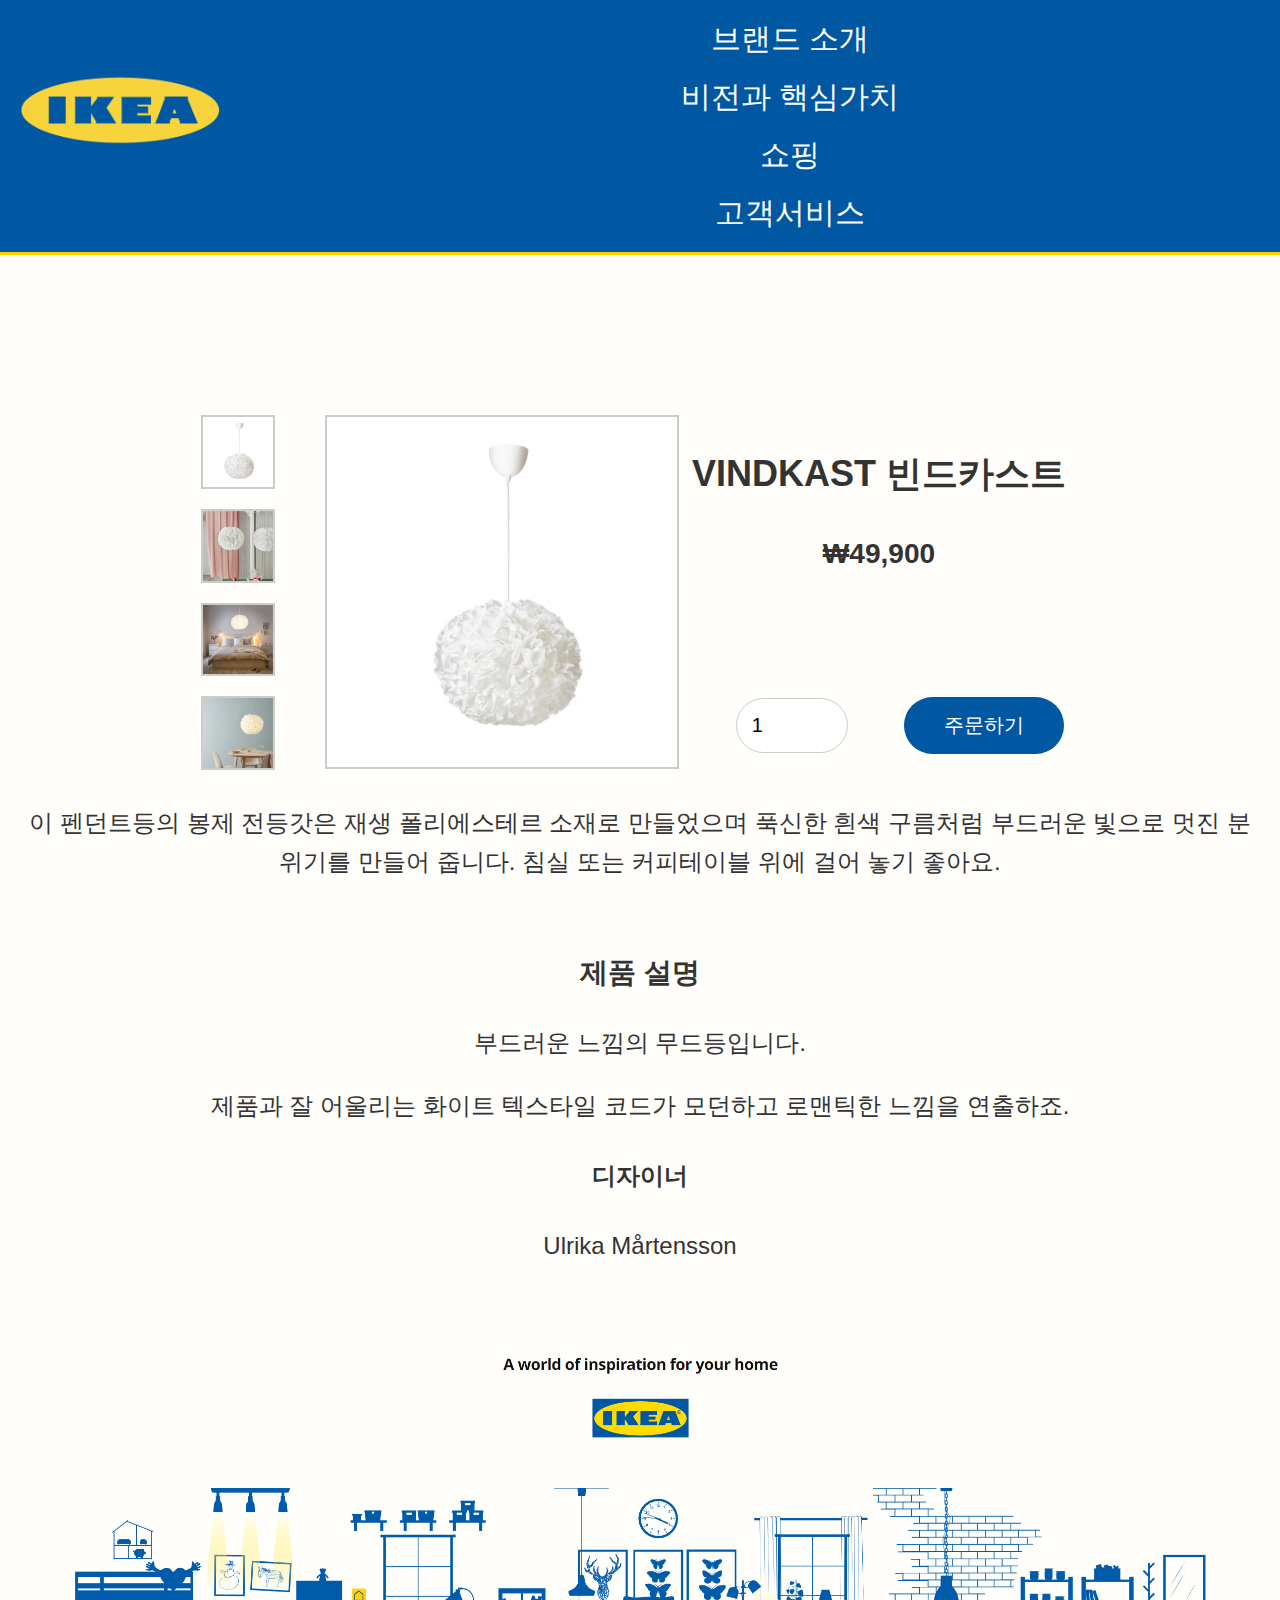
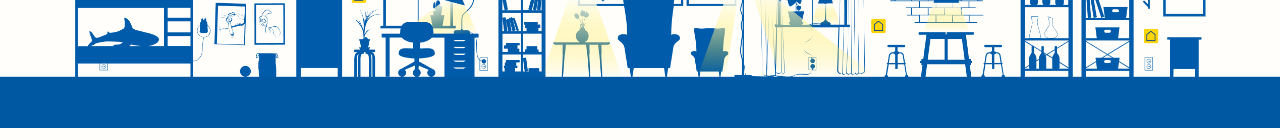
<file: product3.html>
<!DOCTYPE html>
<html lang="ko">
<head>
    <meta charset="UTF-8">
    <meta name="viewport" content="width=device-width, initial-scale=1.0">
    <title>Product 1</title>
    <link rel="stylesheet" href="css/product.css">
    <style>
        div {
            margin-top:70px;
        }
    </style>
</head>
<body>
    <header>
        <a href = "index.html">
            <img src="images/ikea-logo.png" alt="IKEA 로고" id="logo"></a>
          
            <nav>
                <ul>
                    <li><a href="brand.html">브랜드 소개</a></li>
                    <li><a href="features.html">비전과 핵심가치</a></li>
                    <li><a href="shopping.html">쇼핑</a></li>
                    <li><a href="qa.html">고객서비스</a></li>
                </ul>
            </nav>
    </header>
    <main>
        <div class="product-gallery">
            <div class="thumbnails">
                <img src="images/product3.png" alt="Thumbnail 1" onclick="changeImage('images/product3.png')">
                <img src="images/product3-1.png" alt="Thumbnail 2" onclick="changeImage('images/product3-1.png')">
                <img src="images/product3-2.png" alt="Thumbnail 3" onclick="changeImage('images/product3-2.png')">
                <img src="images/product3-3.png" alt="Thumbnail 4" onclick="changeImage('images/product3-3.png')">
            </div>
            <div class="main-image">
                <img src="images/product3.png" alt="Main Image" id="mainImage">
            </div>
            <div class="product-details">

        <h2>VINDKAST 빈드카스트</h2>
        <h3>₩49,900</h3>
        <form action="order.html">
            <label for="quantity"></label>
            <input type="number" id="quantity" name="quantity" min="1" value="1">
            <button type="submit">주문하기</button>
        </form>
        </div>
        </div>  
        <p>이 펜던트등의 봉제 전등갓은 재생 폴리에스테르 소재로 만들었으며 푹신한 흰색 구름처럼 부드러운 빛으로 멋진 분위기를 만들어 줍니다. 침실 또는 커피테이블 위에 걸어 놓기 좋아요.</p>
        
        <div>
            <h3>제품 설명</h3>
            <p>
                부드러운 느낌의 무드등입니다.
            </p>
            <p>
                제품과 잘 어울리는 화이트 텍스타일 코드가 모던하고 로맨틱한 느낌을 연출하죠.
            </p>
        </div>
        <h4>디자이너</h4>
        <p>Ulrika Mårtensson</p>
    </main>
    <footer>
        <img src="images/ikea-bottom.png" alt="IKEA 로고" width="100%">
    </footer>
    <script>
        function changeImage(src) {
            document.getElementById('mainImage').src = src;
        }
    </script>
</body>
</html>
</file>
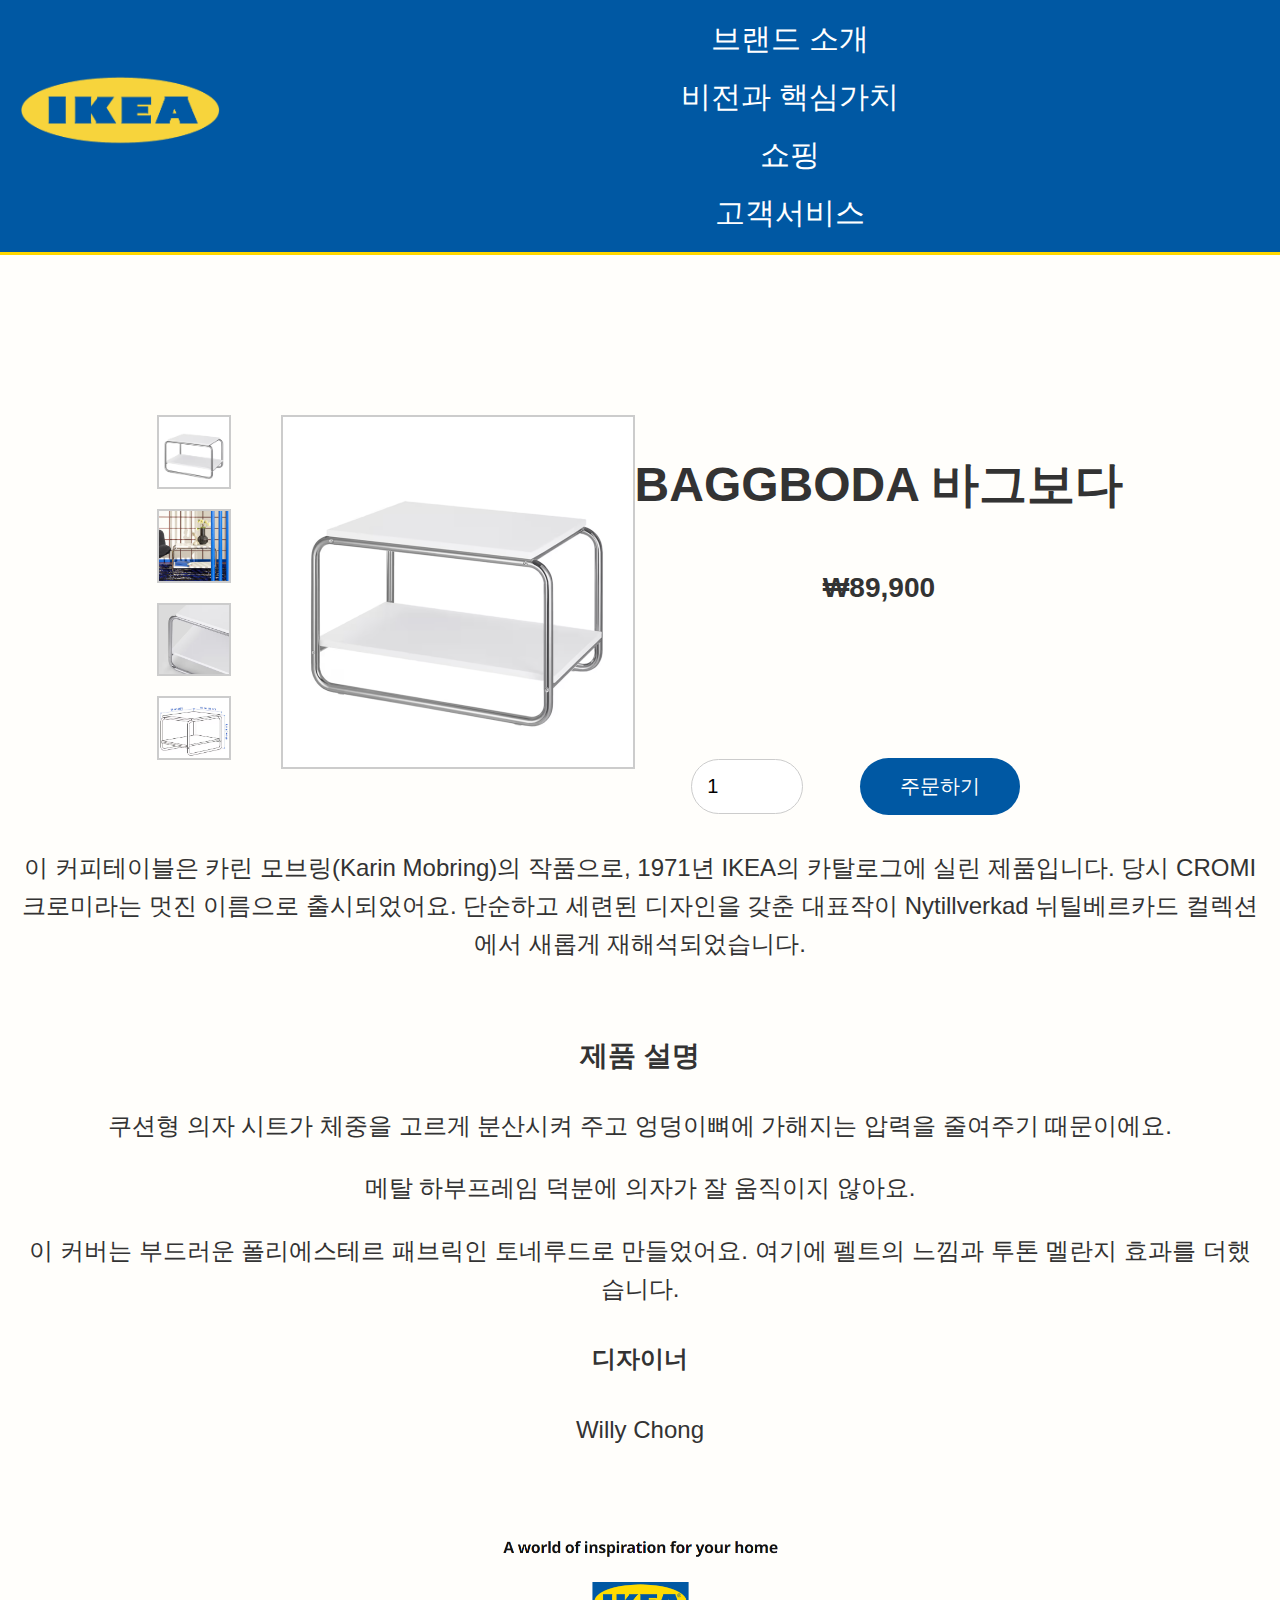
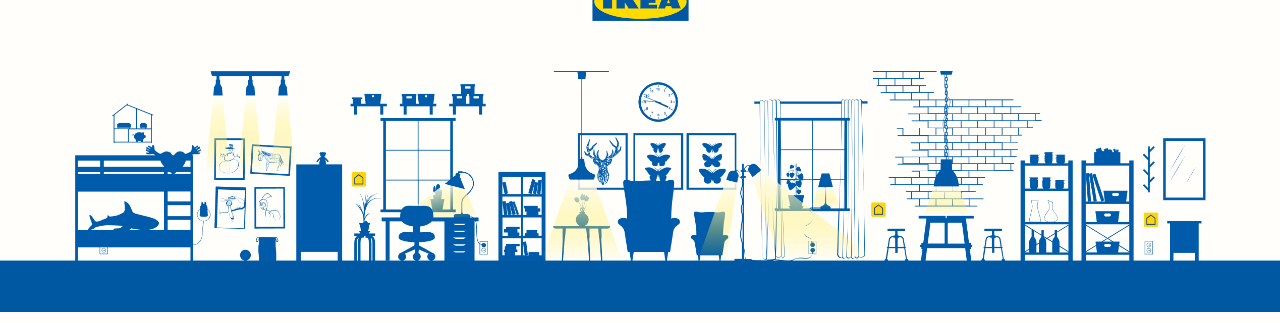
<file: product4.html>
<!DOCTYPE html>
<html lang="ko">
<head>
    <meta charset="UTF-8">
    <meta name="viewport" content="width=device-width, initial-scale=1.0">
    <title>Product 1</title>
    <link rel="stylesheet" href="css/product.css">
    <style>
        div {
            margin-top:70px;
        }
    </style>
</head>
<body>
    <header>
        <a href = "index.html">
            <img src="images/ikea-logo.png" alt="IKEA 로고" id="logo"></a>
        
            <nav>
                <ul>
                    <li><a href="brand.html">브랜드 소개</a></li>
                    <li><a href="features.html">비전과 핵심가치</a></li>
                    <li><a href="shopping.html">쇼핑</a></li>
                    <li><a href="qa.html">고객서비스</a></li>
                </ul>
            </nav>
    </header>
    <main>
        <div class="product-gallery">
            <div class="thumbnails">
                <img src="images/product4.png" alt="Thumbnail 1" onclick="changeImage('images/product4.png')">
                <img src="images/product4-1.png" alt="Thumbnail 2" onclick="changeImage('images/product4-1.png')">
                <img src="images/product4-2.png" alt="Thumbnail 3" onclick="changeImage('images/product4-2.png')">
                <img src="images/product4-3.png" alt="Thumbnail 4" onclick="changeImage('images/product4-3.png')">
            </div>
            <div class="main-image">
                <img src="images/product4.png" alt="Main Image" id="mainImage">
            </div>
            <div class="product-details">
        <h1>BAGGBODA 바그보다</h1>
        <h3>₩89,900</h3>
        <form action="order.html">
            <label for="quantity"></label>
            <input type="number" id="quantity" name="quantity" min="1" value="1">
            <button type="submit">주문하기</button>
        </form>
    </div>
</div> 
        <p>이 커피테이블은 카린 모브링(Karin Mobring)의 작품으로, 1971년 IKEA의 카탈로그에 실린 제품입니다. 당시 CROMI 크로미라는 멋진 이름으로 출시되었어요. 단순하고 세련된 디자인을 갖춘 대표작이 Nytillverkad 뉘틸베르카드 컬렉션에서 새롭게 재해석되었습니다.</p>
        
        <div>
            <h3>제품 설명</h3>
            <P>쿠션형 의자 시트가 체중을 고르게 분산시켜 주고 엉덩이뼈에 가해지는 압력을 줄여주기 때문이에요.</P>
            <p>메탈 하부프레임 덕분에 의자가 잘 움직이지 않아요.</p>
            <p>이 커버는 부드러운 폴리에스테르 패브릭인 토네루드로 만들었어요. 여기에 펠트의 느낌과 투톤 멜란지 효과를 더했습니다.</p>
        </div>
        <h4>디자이너</h4>
        <p>Willy Chong</p>
    </main>
    <footer>
        <img src="images/ikea-bottom.png" alt="IKEA 로고" width="100%">
    </footer>
    <script>
        function changeImage(src) {
            document.getElementById('mainImage').src = src;
        }
    </script>
</body>
</html>
</file>
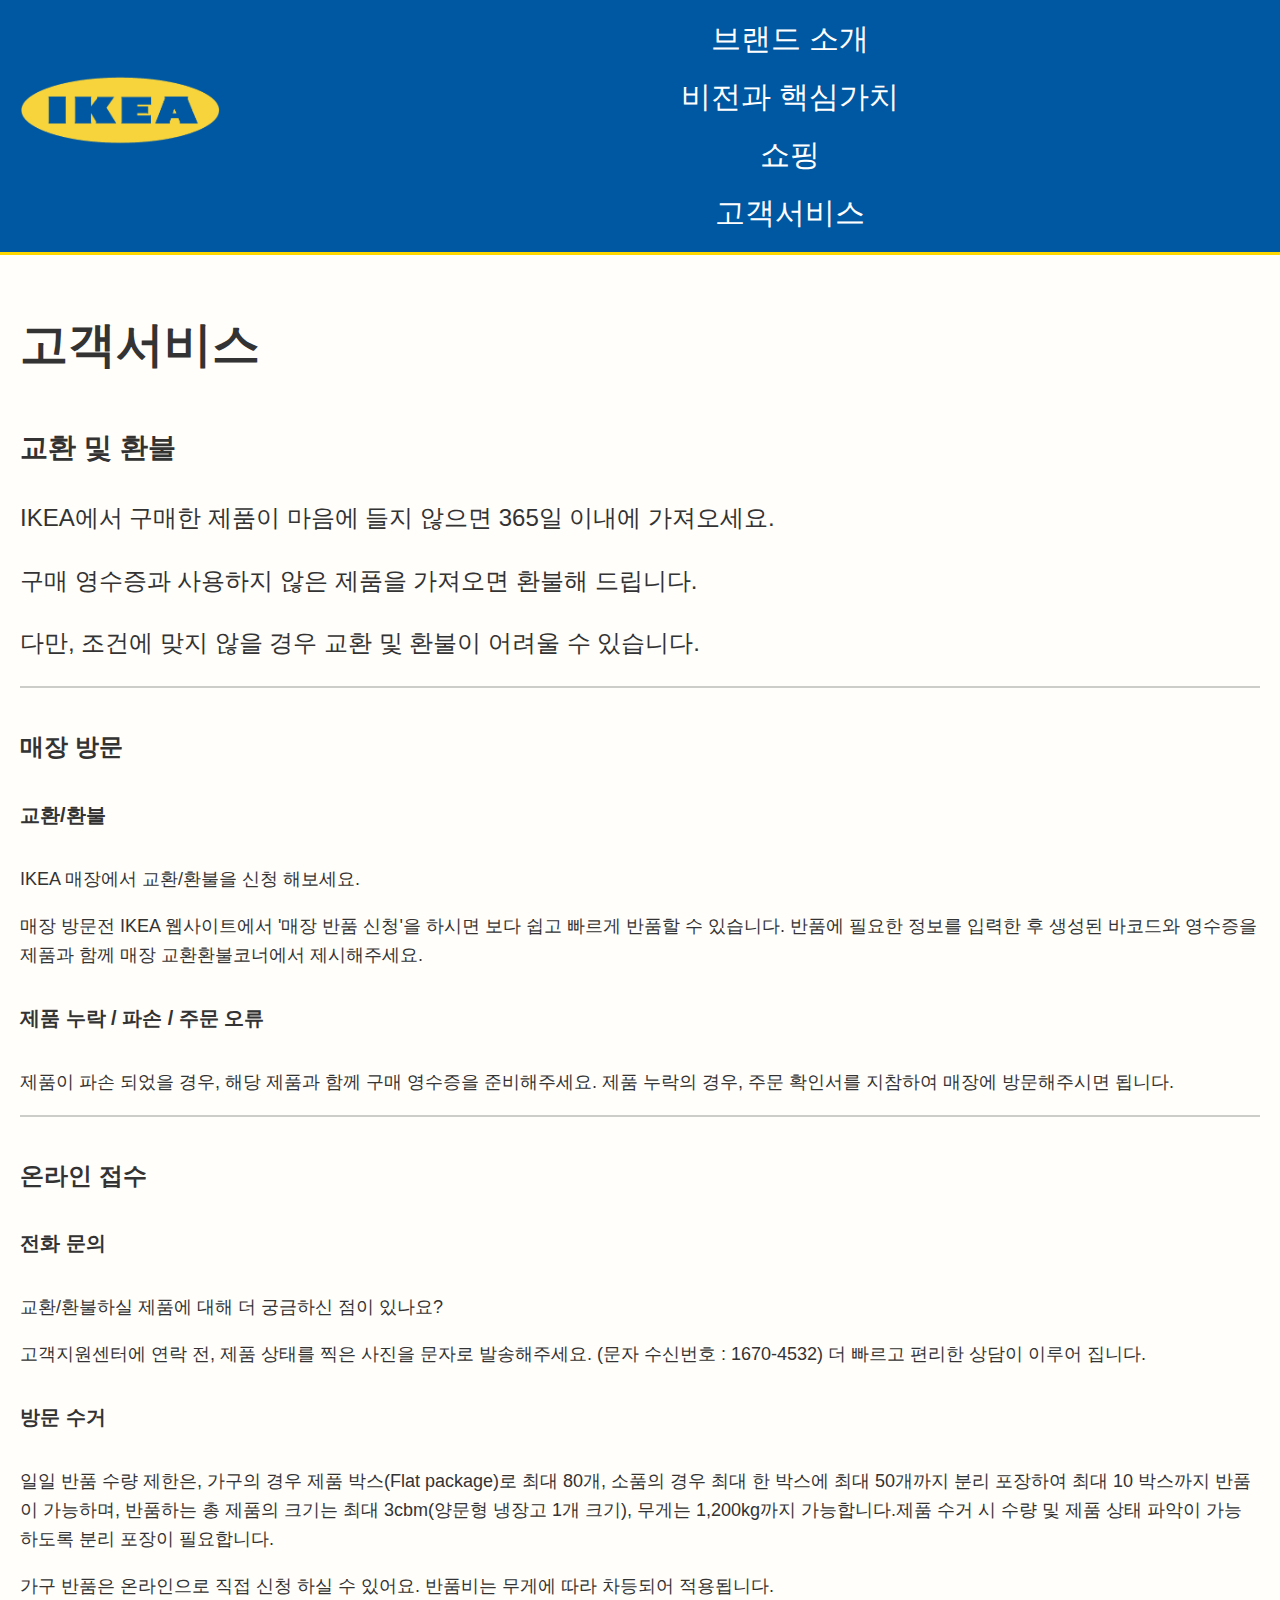
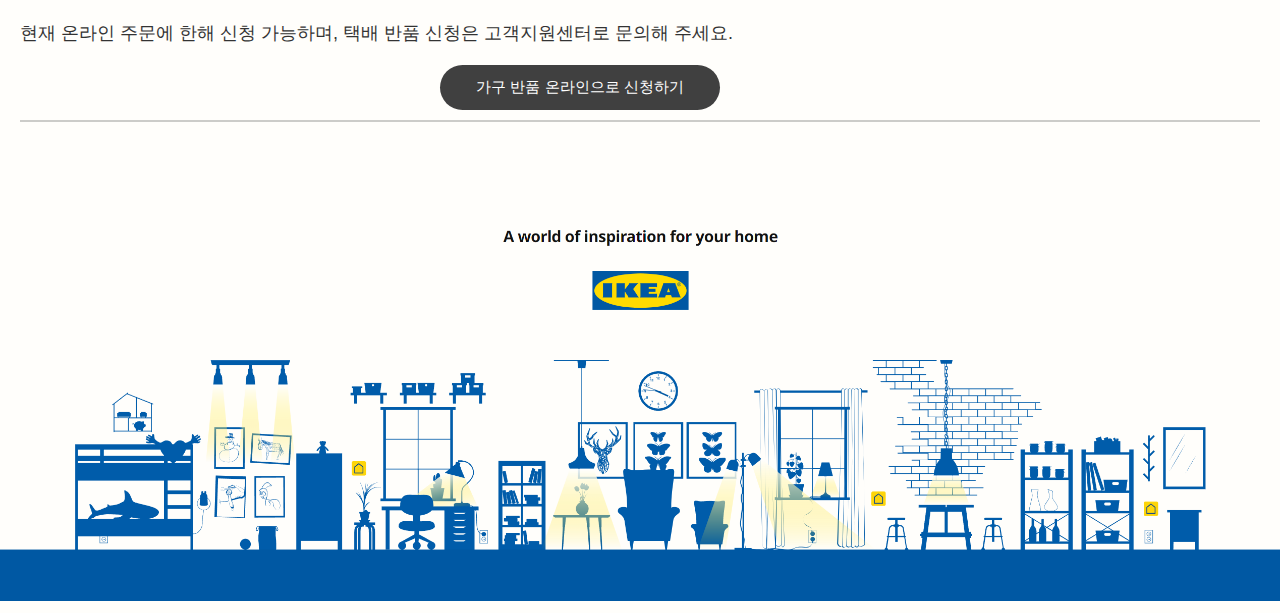
<file: qa.html>
<!DOCTYPE html>
<html lang="ko">
<head>
    <meta charset="UTF-8">
    <meta name="viewport" content="width=device-width, initial-scale=1.0">
    <title>Q&A - IKEA</title>
    <link rel="stylesheet" href="css/styles.css">
    <style>
        section {
            border-bottom: 2px solid #ccccc9;
            text-align: left;
        }

        div p {
            font-size: 18px;
        }

        form button {
            width: 70%;
            padding: 13px;
            margin-bottom: 10px;
            border: 1px solid #ccc;
            border-radius: 30px;
            font-size: 15px;
            background-color: #404040;
            color: white;
            border: none;
        }

        form button:hover {
            background-color: #5c5b5b;
            color: white;
        }
    </style>
</head>
<body>
    <header>
        <a href = "index.html">
            <img src="images/ikea-logo.png" alt="IKEA 로고" id="logo"></a>
        
            <nav>
                <ul>
                    <li><a href="brand.html">브랜드 소개</a></li>
                    <li><a href="features.html">비전과 핵심가치</a></li>
                    <li><a href="shopping.html">쇼핑</a></li>
                    <li><a href="qa.html">고객서비스</a></li>
                </ul>
            </nav>
    </header>
    <main>
        <section>
            <h1>고객서비스</h1>
            <h3>교환 및 환불</h3>
            <p>IKEA에서 구매한 제품이 마음에 들지 않으면 365일 이내에 가져오세요.</p>
            <p>구매 영수증과 사용하지 않은 제품을 가져오면 환불해 드립니다.</p>
             <p>다만, 조건에 맞지 않을 경우 교환 및 환불이 어려울 수 있습니다.</p>
        </section>
        <section>
            <div>
                <h4>매장 방문</h4>
                <h5>교환/환불</h5>
                <p>IKEA 매장에서 교환/환불을 신청 해보세요.</p>
                <p>매장 방문전 IKEA 웹사이트에서 '매장 반품 신청'을 하시면 보다 쉽고 빠르게 반품할 수 있습니다. 반품에 필요한 정보를 입력한 후 생성된 바코드와 영수증을 제품과 함께 매장 교환환불코너에서 제시해주세요.</p>
            </div>
            <div>
                <h5>제품 누락 / 파손 / 주문 오류</h5>
                <p>
                    제품이 파손 되었을 경우, 해당 제품과 함께 구매 영수증을 준비해주세요. 제품 누락의 경우, 주문 확인서를 지참하여 매장에 방문해주시면 됩니다.
                </p>
            </div>
        </section>
        <section>
            <h4>온라인 접수</h4>
            <h5>전화 문의</h5>
            <div>
                <p>교환/환불하실 제품에 대해 더 궁금하신 점이 있나요?</p>
                <p>
                    고객지원센터에 연락 전, 제품 상태를 찍은 사진을 문자로 발송해주세요. (문자 수신번호 : 1670-4532)
더 빠르고 편리한 상담이 이루어 집니다.
                </p>
            </div>
            <h5>방문 수거</h5>
            <div>
                <p>
                    일일 반품 수량 제한은, 가구의 경우 제품 박스(Flat package)로 최대 80개, 소품의 경우 최대 한 박스에 최대 50개까지 분리 포장하여 최대 10 박스까지 반품이 가능하며, 반품하는 총 제품의 크기는 최대 3cbm(양문형 냉장고 1개 크기), 무게는 1,200kg까지 가능합니다.제품 수거 시 수량 및 제품 상태 파악이 가능하도록 분리 포장이 필요합니다.
                </p>
                <p>
                    가구 반품은 온라인으로 직접 신청 하실 수 있어요. 반품비는 무게에 따라 차등되어 적용됩니다.
                </p>
                <p>
                    현재 온라인 주문에 한해 신청 가능하며, 택배 반품 신청은 고객지원센터로 문의해 주세요.
                </p>
                <form action="return.html">
                    <button type="submit">가구 반품 온라인으로 신청하기</button>
                </form>
            </div>
        </section>
    </main>
    <footer>
        <img src="images/ikea-bottom.png" alt="IKEA 로고" width="100%">
    </footer>
</body>
</html>
</file>
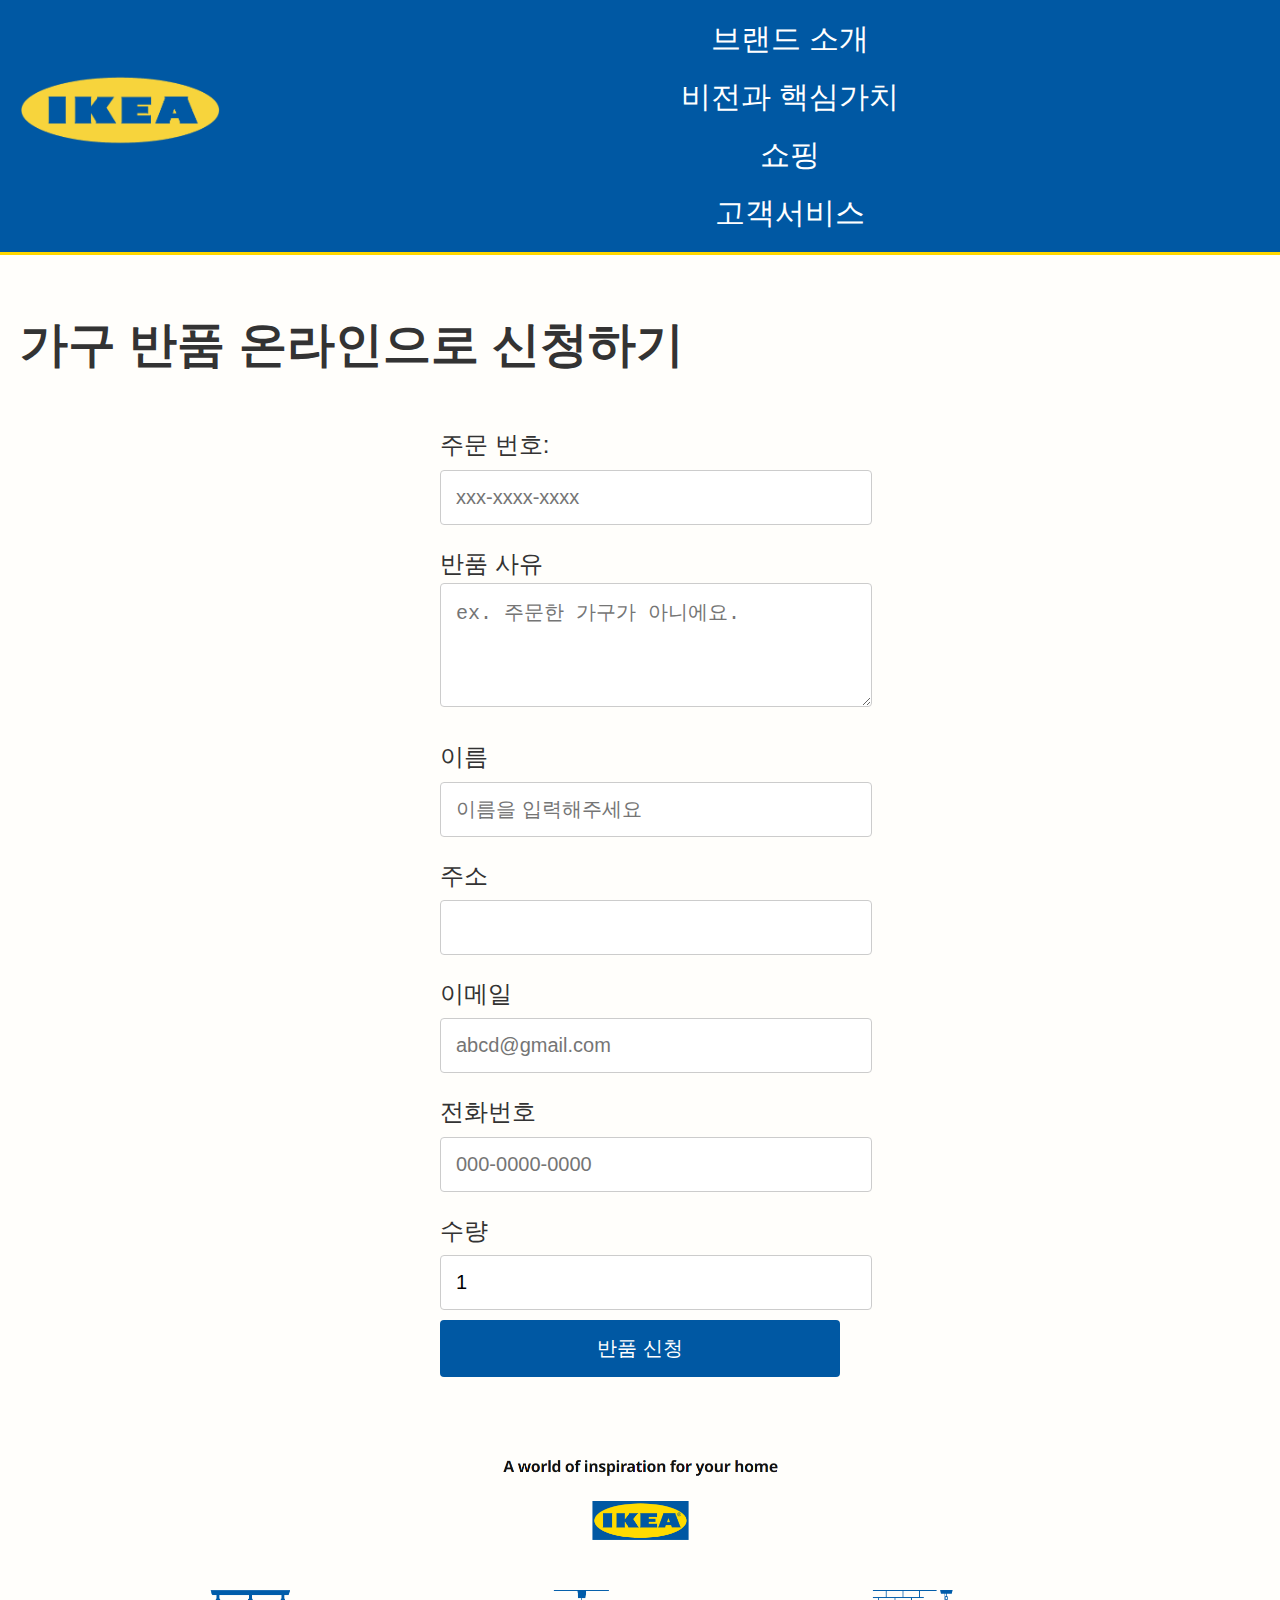
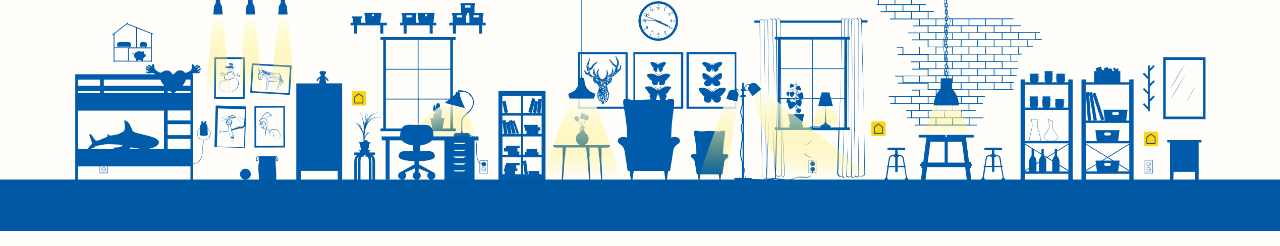
<file: return.html>
<!DOCTYPE html>
<html lang="ko">
<head>
    <meta charset="UTF-8">
    <meta name="viewport" content="width=device-width, initial-scale=1.0">
    <title>주문하기</title>
    <link rel="stylesheet" href="css/styles.css">
</head>
<body>
    <header>
        <a href = "index.html">
            <img src="images/ikea-logo.png" alt="IKEA 로고" id="logo"></a>
        
            <nav>
                <ul>
                    <li><a href="brand.html">브랜드 소개</a></li>
                    <li><a href="features.html">비전과 핵심가치</a></li>
                    <li><a href="shopping.html">쇼핑</a></li>
                    <li><a href="qa.html">고객서비스</a></li>
                </ul>
            </nav>
    </header>
    <main>
        <h1>가구 반품 온라인으로 신청하기</h1>
        <form>
            <label for="number">주문 번호:</label>
            <input type="text" id="name" name="number" required placeholder="xxx-xxxx-xxxx"><br>
            <label for="memo">반품 사유</labe><br>
            <textarea id="memo" name="memo" rows="4" cols="50" placeholder="ex. 주문한 가구가 아니에요."></textarea><br>
            <label for="name">이름</label>
            <input type="text" id="name" name="name" required placeholder="이름을 입력해주세요"><br>
            <label for="address">주소</label>
            <input type="text" id="address" name="address" required><br>
            <label for="email">이메일</label>
            <input type="email" id="email" name="email" placeholder="abcd@gmail.com"><br>
            <label for="phone">전화번호</label>
            <input type="tel" id="phone" name="phone" placeholder="000-0000-0000"><br>
            <label for="quantity">수량</label>
            <input type="number" id="quantity" name="quantity" min="1" value="1"><br>
            <button type="submit">반품 신청</button>
        </form>
    </main>
    <footer>
        <img src="images/ikea-bottom.png" alt="IKEA 로고" width="100%">
    </footer>
</body>
</html>
</file>
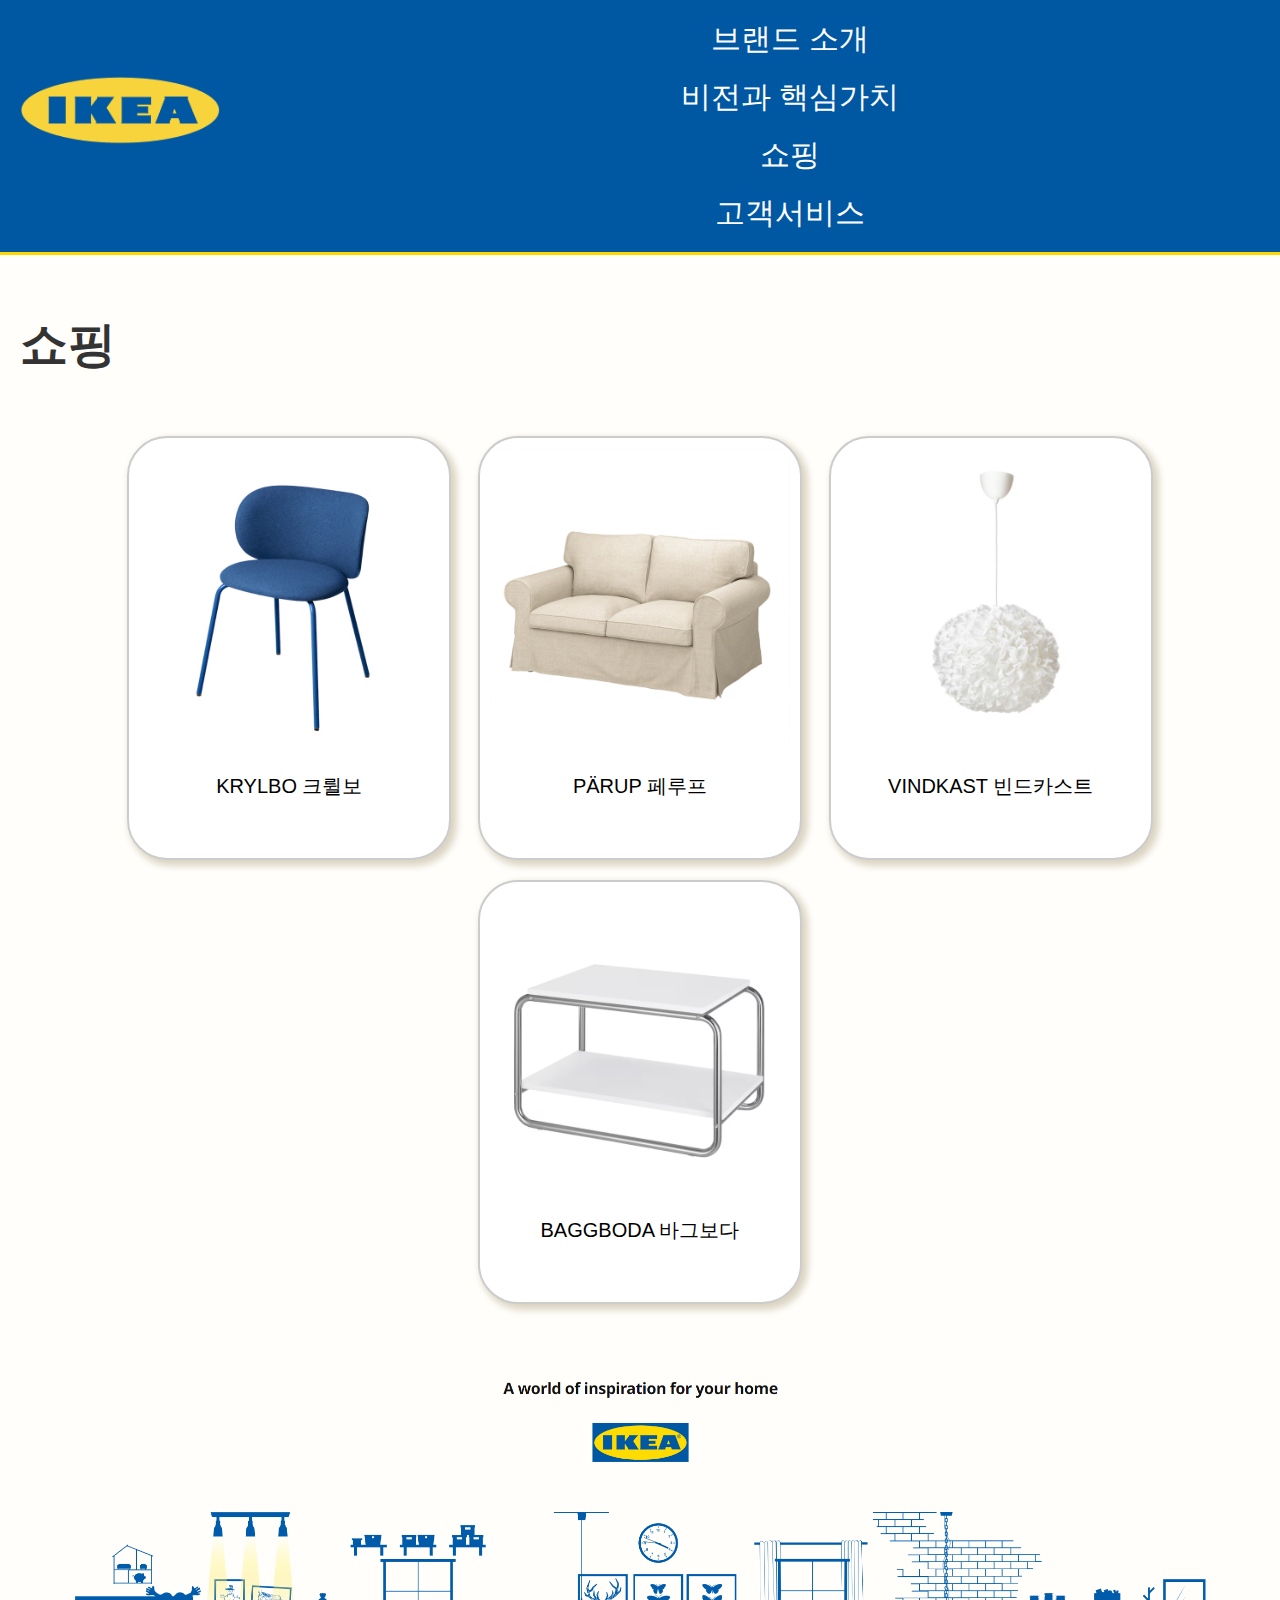
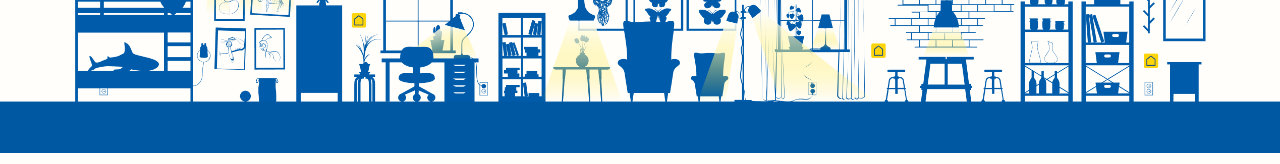
<file: shopping.html>
<!DOCTYPE html>
<html lang="ko">
<head>
    <meta charset="UTF-8">
    <meta name="viewport" content="width=device-width, initial-scale=1.0">
    <title>쇼핑 - IKEA</title>
    <link rel="stylesheet" href="css/shopping.css">
</head>
<body>
    <header>
        <a href = "index.html">
            <img src="images/ikea-logo.png" alt="IKEA 로고" id="logo"></a>
        
            <nav>
                <ul>
                    <li><a href="brand.html">브랜드 소개</a></li>
                    <li><a href="features.html">비전과 핵심가치</a></li>
                    <li><a href="shopping.html">쇼핑</a></li>
                    <li><a href="qa.html">고객서비스</a></li>
                </ul>
            </nav>
    </header>
    <main>
        <h1>쇼핑</h1>
        <div class="product">
            <a href="product1.html" target="_blank">
                <img src="images/product1.png" alt="Product 1">
                <p>KRYLBO 크륄보</p>
            </a>
        </div>
        <div class="product">
            <a href="product2.html" target="_blank">
                <img src="images/product2.png" alt="Product 2">
                <p>PÄRUP 페루프</p>
            </a>
        </div>
        <div class="product">
            <a href="product3.html" target="_blank">
                <img src="images/product3.png" alt="Product 3">
                <p>VINDKAST 빈드카스트</p>
            </a>
        </div>
        <div class="product">
            <a href="product4.html" target="_blank">
                <img src="images/product4.png" alt="Product 4">
                <p>BAGGBODA 바그보다</p>
            </a>
        </div>
    </main>
    <footer>
        <img src="images/ikea-bottom.png" alt="IKEA 로고" width="100%">
    </footer>
</body>
</html>
</file>
<file: css/styles.css>
body {
    font-family: Arial, sans-serif;
    line-height: 1.6;
    margin: 0;
    padding: 0;
    background-color: #fffefb; 
    color: #333;
    font-size: 24px;
}

header {
    display: flex;
    align-items: center;
    background-color: #0058a3;
    padding: 10px 20px;
    border-bottom: 3px solid #ffd700;
}

#logo {
    width: 200px;
    margin-right: 100px;
}

nav {
    flex-grow: 1;
}

nav ul {
    list-style-type: none;
    padding: 0;
    margin: 0;
    display: flex;
    justify-content: flex-start;
}

nav ul li {
    margin: 0 30px;
}

nav ul li a {
    text-decoration: none;
    font-size: 30px;
    color: white;
    padding: 20px;
    transition: background-color 0.3s;
}

nav ul li a:hover {
    background-color: #ffd700;
    color: #0058a3;
}

main {
    padding: 20px;
    max-width: 1500px;
    margin: 0 auto;
    text-align: center;
}

section {
    margin-bottom: 40px;
}

h1 {
    text-align: left;
    padding-bottom: 10px;
}

.product {
    display: inline-block;
    width: 200px;
    margin: 10px;
    text-align: center;
    vertical-align: top;
}

.product img {
    width: 100%;
    height: auto;
}

.product p {
    font-size: 20px;
    margin: 10px 0 0 0;
}

form {
    text-align: left;
    max-width: 400px;
    margin: 0 auto;
}

form label {
    display: block;
    margin: 10px 0 5px;
}

form input, form textarea, form button {
    width: 100%;
    padding: 15px;
    margin-bottom: 10px;
    border: 1px solid #ccc;
    border-radius: 4px;
    font-size: 20px;
}

form button {
    background-color: #0058a3;
    color: white;
    border: none;
}

form button:hover {
    background-color: #ffd700;
    color: #0058a3;
}
@media screen and (max-width: 1350px) {
    nav ul {
        flex-direction: column;
        align-items: center;
    }

    nav ul li {
        margin: 5px 0;
    }

    #logo {
        margin-bottom: 20px;
    }
}
</file>
<file: css/product.css>
body {
    font-family: Arial, sans-serif;
    line-height: 1.6;
    margin: 0;
    padding: 0;
    background-color: #fffefb; 
    color: #333;
    font-size: 24px;
}

header {
    display: flex;
    align-items: center;
    background-color: #0058a3;
    padding: 10px 20px;
    border-bottom: 3px solid #ffd700;
}

#logo {
    width: 200px;
    margin-right: 100px;
}

nav {
    flex-grow: 1;
}

nav ul {
    list-style-type: none;
    padding: 0;
    margin: 0;
    display: flex;
    justify-content: flex-start;
}

nav ul li {
    margin: 0 30px;
}

nav ul li a {
    text-decoration: none;
    font-size: 30px;
    color: white;
    padding: 20px;
    transition: background-color 0.3s;
}

nav ul li a:hover {
    background-color: #ffd700;
    color: #0058a3;
}

main {
    padding: 20px;
    max-width: 1500px;
    margin: 0 auto;
    text-align: center;
}

section {
    margin-bottom: 40px;
}

h1 {
    text-align: left;
    padding-bottom: 10px;
}

.product-gallery {
    display: flex;
    justify-content: center;
    align-items: flex-start;
}

.thumbnails {
    display: flex;
    flex-direction: column;
    gap: 20px;
    margin-right: 50px;
}

.thumbnails img {
    width: 100px;
    height: auto;
    cursor: pointer;
    transition: transform 0.3s;
    border: 2px solid #ccc;
}

.thumbnails img:hover {
    transform: scale(1.1);
}

.main-image img {
    width: 700px;
    height: auto;
    border: 2px solid #ccc;
}

@media screen and (max-width: 1350px) {
    .thumbnails img {
        width: 70px;
    }

    .main-image img {
        width: 350px;
        height: 350px;
    }
}

.product p {
    font-size: 20px;
    margin: 10px 0 0 0;
}

form {
    text-align: left;
    max-width: 400px;
    margin: 0px;
    margin-top: 30%;
}

form label {
    display: inline-block;
    margin: 10px 0 5px;
}

form input, form textarea, form button {
    width: 20%;
    padding: 15px;
    margin-bottom: 10px;
    border: 1px solid #ccc;
    border-radius: 30px;
    font-size: 20px;
    margin-left: 50px;
}

form button {
    width: 40%;
    padding: 15px;
    margin-bottom: 10px;
    border: 1px solid #ccc;
    border-radius: 30px;
    font-size: 20px;
    background-color: #0058a3;
    color: white;
    border: none;
}

form button:hover {
    background-color: #ffd700;
    color: #0058a3;
}

@media screen and (max-width: 1350px) {
    nav ul {
        flex-direction: column;
        align-items: center;
    }

    nav ul li {
        margin: 5px 0;
    }

    #logo {
        margin-bottom: 20px;
    }
}
</file>
<file: css/shopping.css>
body {
    font-family: Arial, sans-serif;
    line-height: 1.6;
    margin: 0;
    padding: 0;
    background-color: #fffefb; 
    color: #333;
    font-size: 24px;
}

header {
    display: flex;
    align-items: center;
    background-color: #0058a3;
    padding: 10px 20px;
    border-bottom: 3px solid #ffd700;
}

#logo {
    width: 200px;
    margin-right: 100px;
}

nav {
    flex-grow: 1;
}

nav ul {
    list-style-type: none;
    padding: 0;
    margin: 0;
    display: flex;
    justify-content: flex-start;
}

nav ul li {
    margin: 0 30px;
}

nav ul li a {
    text-decoration: none;
    font-size: 30px;
    color: white;
    padding: 20px;
    transition: background-color 0.3s;
}

nav ul li a:hover {
    background-color: #ffd700;
    color: #0058a3;
}

main {
    padding: 20px;
    max-width: 1500px;
    margin: 0 auto;
    text-align: center;
}

section {
    margin-bottom: 40px;
}

h1 {
    text-align: left;
    padding-bottom: 10px;
}

.product {
    display: inline-block;
    width: 300px;
    height: 400px;
    margin: 10px;
    text-align: center;
    vertical-align: top;
    overflow: hidden; 
    border: 2px solid #ccc; 
    border-radius: 40px; 
    padding: 10px;
    transition: border-color 0.3s; 
    background: white;
    box-shadow: 4px 4px 7px 2px rgb(219, 212, 194);
}

.product img {
    width: 100%;
    height: auto;
    transition: transform 0.3s; /* 이미지 확대 효과를 위한 전환 */
    border-radius: 10px; /* 이미지 둥근 모서리 */
}

.product img:hover {
    transform: scale(1.1); /* 이미지 확대 */
}

.product p {
    font-size: 20px;
    margin: 10px 0 0 0;
    color: #000;
}

.product a:hover {
    font-weight: bold;
}

.product a:link {
    text-decoration: none;
}

form {
    text-align: left;
    max-width: 400px;
    margin: 0 auto;
}

form label {
    display: block;
    margin: 10px 0 5px;
}

form input, form textarea, form button {
    width: 100%;
    padding: 15px;
    margin-bottom: 10px;
    border: 1px solid #ccc;
    border-radius: 4px;
    font-size: 20px;
}

form button {
    background-color: #0058a3;
    color: white;
    border: none;
}

form button:hover {
    background-color: #ffd700;
    color: #0058a3;
}

@media screen and (max-width: 1350px) {
    nav ul {
        flex-direction: column;
        align-items: center;
    }

    nav ul li {
        margin: 5px 0;
    }

    #logo {
        margin-bottom: 20px;
    }
}
</file>
